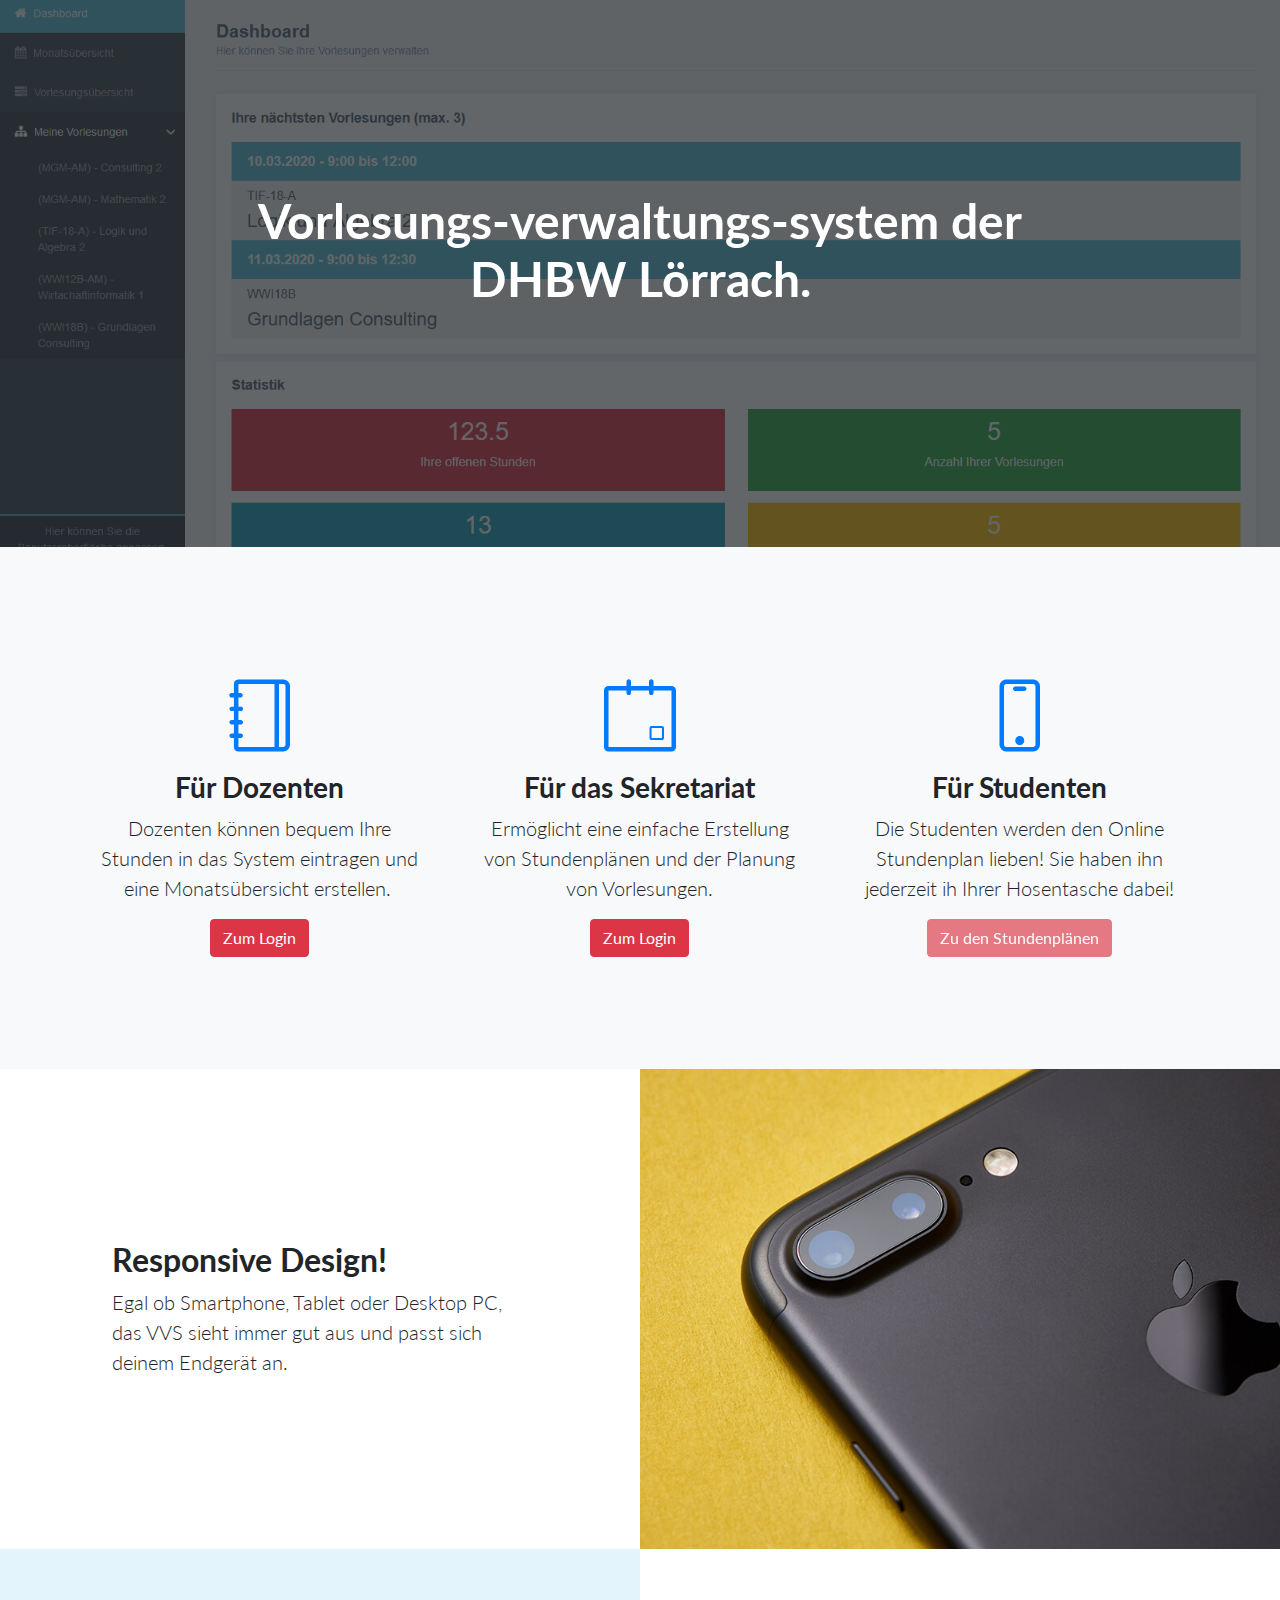
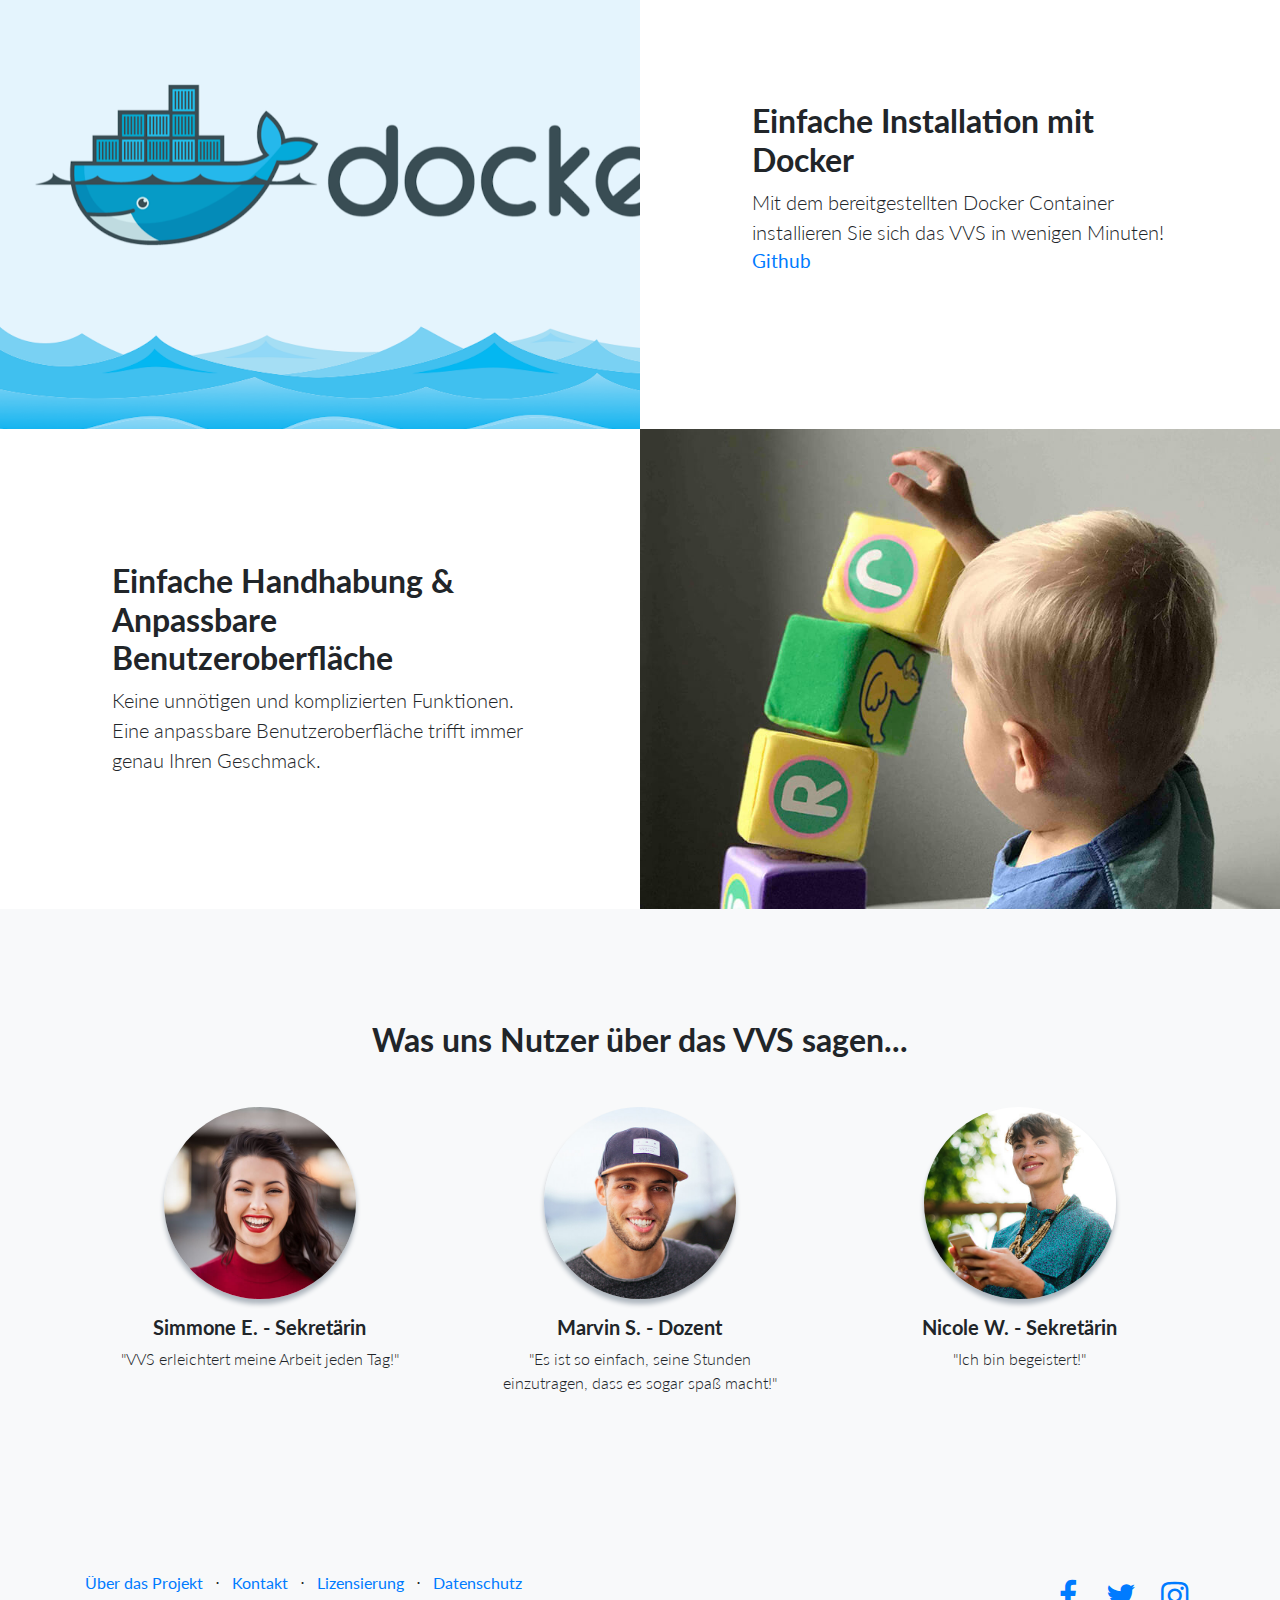
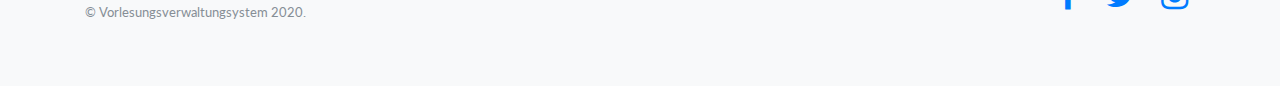
<file: index.html>
<!DOCTYPE html>
<html>

<head>
    <meta charset="utf-8">
    <meta name="viewport" content="width=device-width, initial-scale=1.0, shrink-to-fit=no">
    <title>Home - Vorlesungsverwaltungsystem</title>
    <link rel="stylesheet" href="assets/bootstrap/css/bootstrap.min.css">
    <link rel="stylesheet" href="https://fonts.googleapis.com/css?family=Lato:300,400,700,300italic,400italic,700italic">
    <link rel="stylesheet" href="assets/fonts/font-awesome.min.css">
    <link rel="stylesheet" href="assets/fonts/simple-line-icons.min.css">
    <link rel="stylesheet" href="https://cdnjs.cloudflare.com/ajax/libs/animate.css/3.5.2/animate.min.css">
</head>

<body>
    <header class="masthead text-white text-center" style="background: url('assets/img/bg-masthead.jpg')no-repeat center center;background-size: cover;background-image: url(&quot;assets/img/screen.PNG&quot;);filter: blur(0px);">
        <div class="overlay" style="opacity: 0.70;"></div>
        <div class="container">
            <div class="row">
                <div class="col-xl-9 mx-auto">
                    <h1 class="mb-5">Vorlesungs-verwaltungs-system der DHBW Lörrach.</h1>
                </div>
            </div>
        </div>
    </header>
    <section class="features-icons bg-light text-center">
        <div class="container">
            <div class="row">
                <div class="col-lg-4">
                    <div class="mx-auto features-icons-item mb-5 mb-lg-0 mb-lg-3">
                        <div class="d-flex features-icons-icon"><i class="icon-notebook m-auto text-primary" data-bs-hover-animate="pulse"></i></div>
                        <h3>Für Dozenten</h3>
                        <p class="lead mb-0">Dozenten können bequem Ihre Stunden in das System eintragen und eine Monatsübersicht erstellen.&nbsp;</p>
                    </div><a class="btn btn-danger" role="button" href="login.php">Zum Login<br></a></div>
                <div class="col-lg-4">
                    <div class="mx-auto features-icons-item mb-5 mb-lg-0 mb-lg-3">
                        <div class="d-flex features-icons-icon"><i class="icon-event m-auto text-primary" data-bs-hover-animate="pulse"></i></div>
                        <h3>Für das Sekretariat</h3>
                        <p class="lead mb-0">Ermöglicht eine einfache Erstellung von Stundenplänen und der Planung von Vorlesungen.</p>
                    </div><a class="btn btn-danger" role="button" href="login.php">Zum Login</a></div>
                <div class="col-lg-4">
                    <div class="mx-auto features-icons-item mb-5 mb-lg-0 mb-lg-3">
                        <div class="d-flex features-icons-icon"><i class="icon-screen-smartphone m-auto text-primary" data-bs-hover-animate="pulse"></i></div>
                        <h3>Für Studenten</h3>
                        <p class="lead mb-0">Die Studenten werden den Online Stundenplan lieben! Sie haben ihn jederzeit ih Ihrer Hosentasche dabei!</p>
                    </div><button class="btn btn-danger" type="button" disabled="">Zu den Stundenplänen</button></div>
            </div>
        </div>
    </section>
    <section class="showcase">
        <div class="container-fluid p-0">
            <div class="row no-gutters">
                <div class="col-lg-6 order-lg-2 text-white showcase-img" style="background-image:url(&quot;assets/img/bg-showcase-1.jpg&quot;);"><span></span></div>
                <div class="col-lg-6 my-auto order-lg-1 showcase-text">
                    <h2>Responsive Design!</h2>
                    <p class="lead mb-0">Egal ob Smartphone, Tablet oder Desktop PC, das VVS sieht immer gut aus und passt sich deinem Endgerät an.</p>
                </div>
            </div>
            <div class="row no-gutters">
                <div class="col-lg-6 text-white showcase-img" style="background-image: url(&quot;assets/img/ownCloud-docker-1.png&quot;);"><span></span></div>
                <div class="col-lg-6 my-auto order-lg-1 showcase-text">
                    <h2>Einfache Installation mit Docker</h2>
                    <p class="lead mb-0">Mit dem bereitgestellten Docker Container installieren Sie sich das VVS in wenigen Minuten!</p><a href="https://github.com/lExplLicit/VVS" style="font-size: 19px;">Github</a></div>
            </div>
            <div class="row no-gutters">
                <div class="col-lg-6 order-lg-2 text-white showcase-img" style="background-image:url(&quot;assets/img/bg-showcase-3.jpg&quot;);"><span></span></div>
                <div class="col-lg-6 my-auto order-lg-1 showcase-text">
                    <h2>Einfache Handhabung &amp; Anpassbare Benutzeroberfläche</h2>
                    <p class="lead mb-0">Keine unnötigen und komplizierten Funktionen. Eine anpassbare Benutzeroberfläche trifft immer genau Ihren Geschmack.</p>
                </div>
            </div>
        </div>
    </section>
    <section class="testimonials text-center bg-light">
        <div class="container">
            <h2 class="mb-5">Was uns Nutzer über das VVS sagen...</h2>
            <div class="row">
                <div class="col-lg-4">
                    <div class="mx-auto testimonial-item mb-5 mb-lg-0"><img class="rounded-circle img-fluid mb-3" src="assets/img/testimonials-1.jpg">
                        <h5>Simmone E. - Sekretärin</h5>
                        <p class="font-weight-light mb-0">"VVS erleichtert meine Arbeit jeden Tag!"</p>
                    </div>
                </div>
                <div class="col-lg-4">
                    <div class="mx-auto testimonial-item mb-5 mb-lg-0"><img class="rounded-circle img-fluid mb-3" src="assets/img/testimonials-2.jpg">
                        <h5>Marvin S. - Dozent</h5>
                        <p class="font-weight-light mb-0">"Es ist so einfach, seine Stunden einzutragen, dass es sogar spaß macht!"</p>
                    </div>
                </div>
                <div class="col-lg-4">
                    <div class="mx-auto testimonial-item mb-5 mb-lg-0"><img class="rounded-circle img-fluid mb-3" src="assets/img/testimonials-3.jpg">
                        <h5>Nicole W. - Sekretärin</h5>
                        <p class="font-weight-light mb-0">"Ich bin begeistert!"</p>
                    </div>
                </div>
            </div>
        </div>
    </section>
    <footer class="footer bg-light">
        <div class="container">
            <div class="row">
                <div class="col-lg-6 my-auto h-100 text-center text-lg-left">
                    <ul class="list-inline mb-2">
                        <li class="list-inline-item"><a href="#">Über das Projekt</a></li>
                        <li class="list-inline-item"><span>⋅</span></li>
                        <li class="list-inline-item"><a href="#">Kontakt</a></li>
                        <li class="list-inline-item"><span>⋅</span></li>
                        <li class="list-inline-item"><a href="#">Lizensierung</a></li>
                        <li class="list-inline-item"><span>⋅</span></li>
                        <li class="list-inline-item"><a href="#">Datenschutz</a></li>
                    </ul>
                    <p class="text-muted small mb-4 mb-lg-0">© Vorlesungsverwaltungsystem 2020.</p>
                </div>
                <div class="col-lg-6 my-auto h-100 text-center text-lg-right">
                    <ul class="list-inline mb-0">
                        <li class="list-inline-item"><a href="#"><i class="fa fa-facebook fa-2x fa-fw"></i></a></li>
                        <li class="list-inline-item"><a href="#"><i class="fa fa-twitter fa-2x fa-fw"></i></a></li>
                        <li class="list-inline-item"><a href="#"><i class="fa fa-instagram fa-2x fa-fw"></i></a></li>
                    </ul>
                </div>
            </div>
        </div>
    </footer>
    <script src="assets/js/jquery.min.js"></script>
    <script src="assets/bootstrap/js/bootstrap.min.js"></script>
    <script src="assets/js/script.min.js"></script>
</body>

</html>
</file>
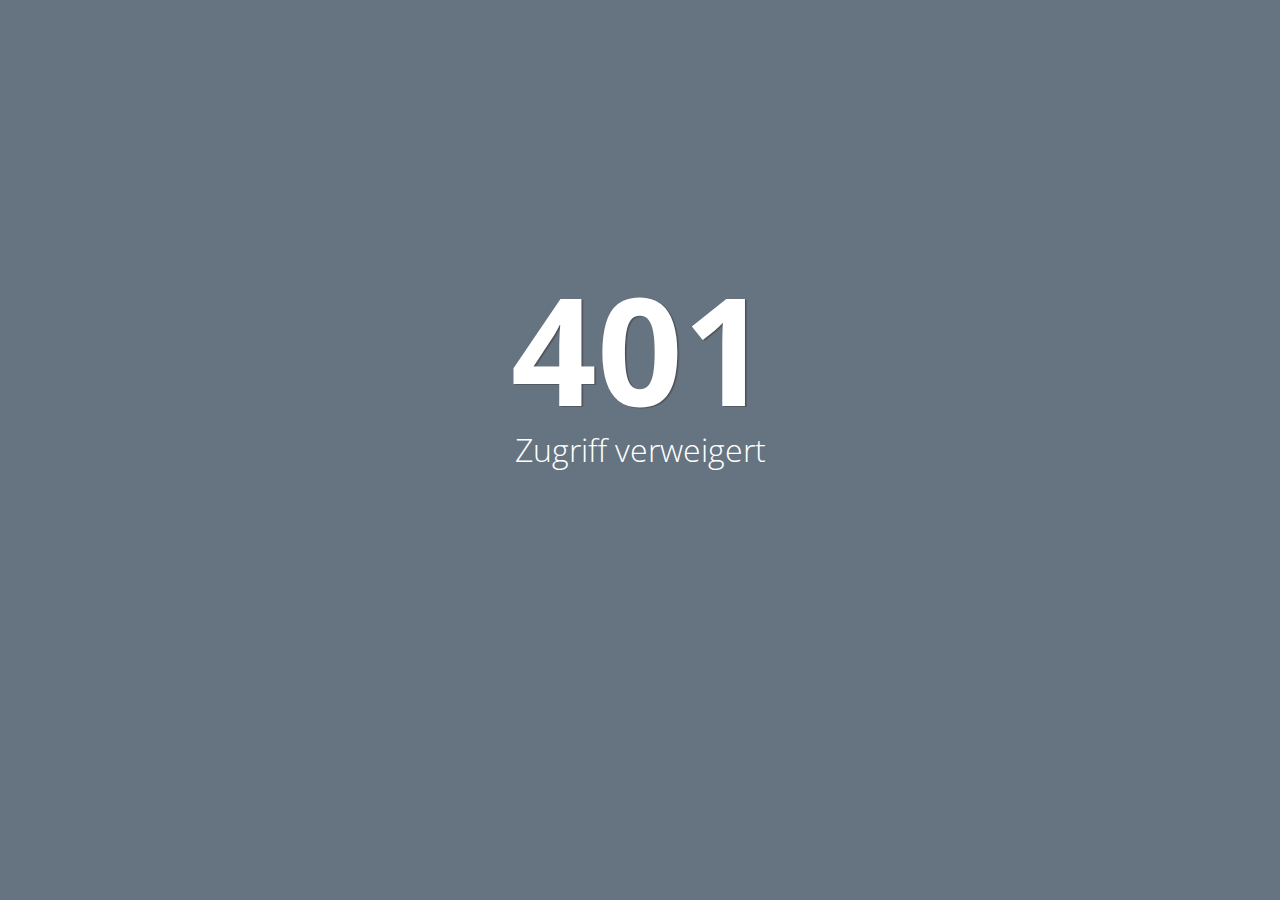
<file: error-401-blocked.html>
<!doctype html>
<html class="no-js" lang="en">
    <head>
        <meta charset="utf-8">
        <meta http-equiv="x-ua-compatible" content="ie=edge">
        <title> ModularAdmin - Free Dashboard Theme | HTML Version </title>
        <meta name="description" content="">
        <meta name="viewport" content="width=device-width, initial-scale=1">
        <link rel="apple-touch-icon" href="apple-touch-icon.png">
        
        <link rel="stylesheet" href="css/vendor.css">
        
        <script>
            var themeSettings = (localStorage.getItem('themeSettings')) ? JSON.parse(localStorage.getItem('themeSettings')) :
            {};
            var themeName = themeSettings.themeName || '';
            if (themeName)
            {
                document.write('<link rel="stylesheet" id="theme-style" href="css/app-' + themeName + '.css">');
            }
            else
            {
                document.write('<link rel="stylesheet" id="theme-style" href="css/app.css">');
            }
        </script>
    </head>
    <body>
        <div class="app blank sidebar-opened">
            <article class="content">
                <div class="error-card global">
                    <div class="error-title-block">
                        <h1 class="error-title">401</h1>
                        <h2 class="error-sub-title"> Zugriff verweigert </h2>
                    </div>
                    <br>
                    <div class="error-container">
                        <p>Ihr Benutzeraccount wurde gesperrt. Bitte kontaktieren Sie den Administrator.</p>
                        <br>
                        <a class="btn btn-danger" href="logout.php">
                             Ausloggen </a>
                    </div>
                </div>
            </article>
        </div>
        <!-- Reference block for JS -->
        <div class="ref" id="ref">
            <div class="color-primary"></div>
            <div class="chart">
                <div class="color-primary"></div>
                <div class="color-secondary"></div>
            </div>
        </div>
        <script>
            (function(i, s, o, g, r, a, m)
            {
                i['GoogleAnalyticsObject'] = r;
                i[r] = i[r] || function()
                {
                    (i[r].q = i[r].q || []).push(arguments)
                }, i[r].l = 1 * new Date();
                a = s.createElement(o),
                    m = s.getElementsByTagName(o)[0];
                a.async = 1;
                a.src = g;
                m.parentNode.insertBefore(a, m)
            })(window, document, 'script', 'https://www.google-analytics.com/analytics.js', 'ga');
            ga('create', 'UA-80463319-4', 'auto');
            ga('send', 'pageview');
        </script>
        <script src="js/vendor.js"></script>
        <script src="js/app.js"></script>
    </body>
</html>
</file>
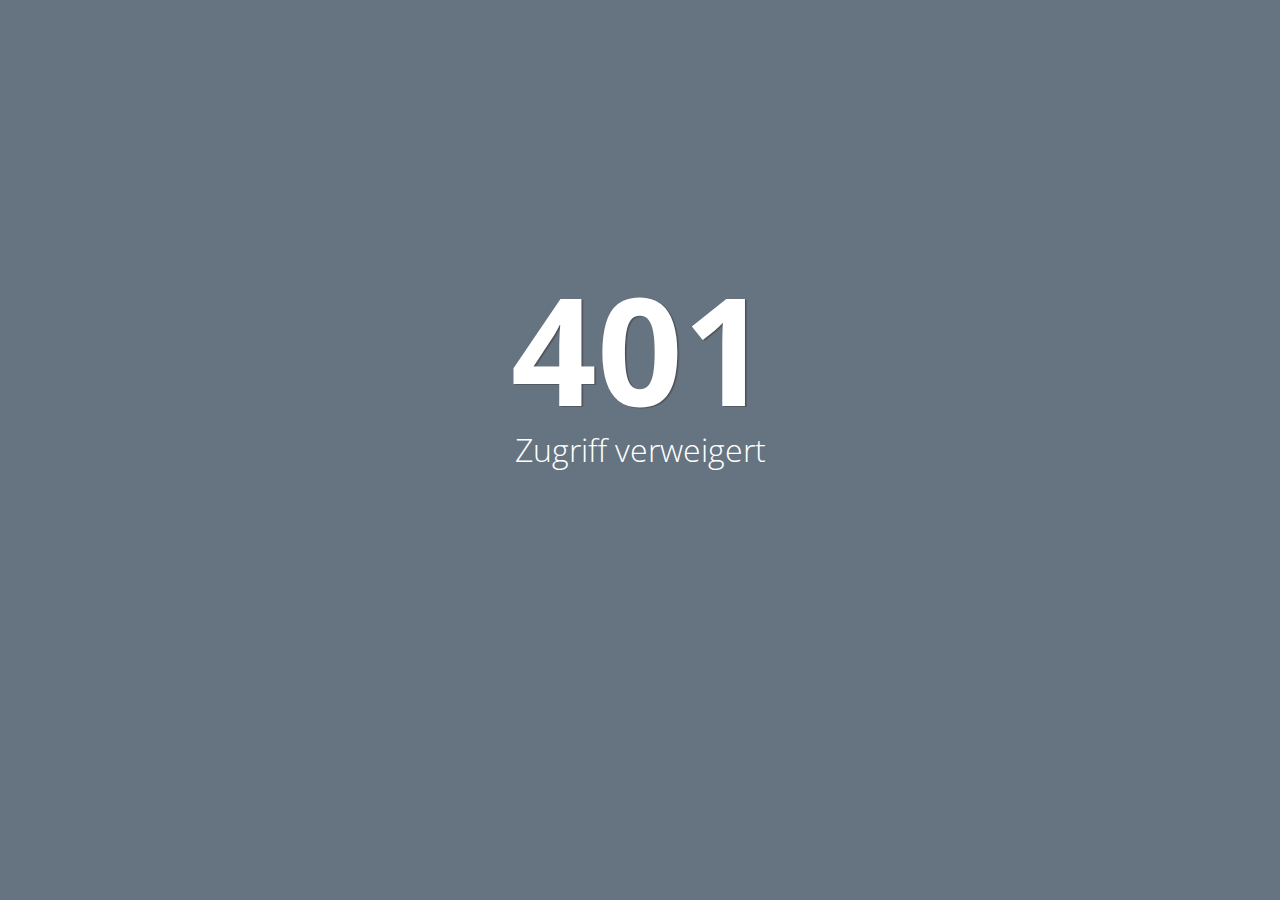
<file: error-401.html>
<!doctype html>
<html class="no-js" lang="en">
    <head>
        <meta charset="utf-8">
        <meta http-equiv="x-ua-compatible" content="ie=edge">
        <title> ModularAdmin - Free Dashboard Theme | HTML Version </title>
        <meta name="description" content="">
        <meta name="viewport" content="width=device-width, initial-scale=1">
        <link rel="apple-touch-icon" href="apple-touch-icon.png">
        
        <link rel="stylesheet" href="css/vendor.css">
        
        <script>
            var themeSettings = (localStorage.getItem('themeSettings')) ? JSON.parse(localStorage.getItem('themeSettings')) :
            {};
            var themeName = themeSettings.themeName || '';
            if (themeName)
            {
                document.write('<link rel="stylesheet" id="theme-style" href="css/app-' + themeName + '.css">');
            }
            else
            {
                document.write('<link rel="stylesheet" id="theme-style" href="css/app.css">');
            }
        </script>
    </head>
    <body>
        <div class="app blank sidebar-opened">
            <article class="content">
                <div class="error-card global">
                    <div class="error-title-block">
                        <h1 class="error-title">401</h1>
                        <h2 class="error-sub-title"> Zugriff verweigert </h2>
                    </div>
                    <br>
                    <div class="error-container">
                        <p>Sie haben keine Berechtigungen zum Aufrufen dieser Seite</p>
                        <br>
                        <a class="btn btn-primary" href="index.php">
                            <i class="fa fa-angle-left"></i> Zurück zur Übersicht </a>
                    </div>
                </div>
            </article>
        </div>
        <!-- Reference block for JS -->
        <div class="ref" id="ref">
            <div class="color-primary"></div>
            <div class="chart">
                <div class="color-primary"></div>
                <div class="color-secondary"></div>
            </div>
        </div>
        <script>
            (function(i, s, o, g, r, a, m)
            {
                i['GoogleAnalyticsObject'] = r;
                i[r] = i[r] || function()
                {
                    (i[r].q = i[r].q || []).push(arguments)
                }, i[r].l = 1 * new Date();
                a = s.createElement(o),
                    m = s.getElementsByTagName(o)[0];
                a.async = 1;
                a.src = g;
                m.parentNode.insertBefore(a, m)
            })(window, document, 'script', 'https://www.google-analytics.com/analytics.js', 'ga');
            ga('create', 'UA-80463319-4', 'auto');
            ga('send', 'pageview');
        </script>
        <script src="js/vendor.js"></script>
        <script src="js/app.js"></script>
    </body>
</html>
</file>
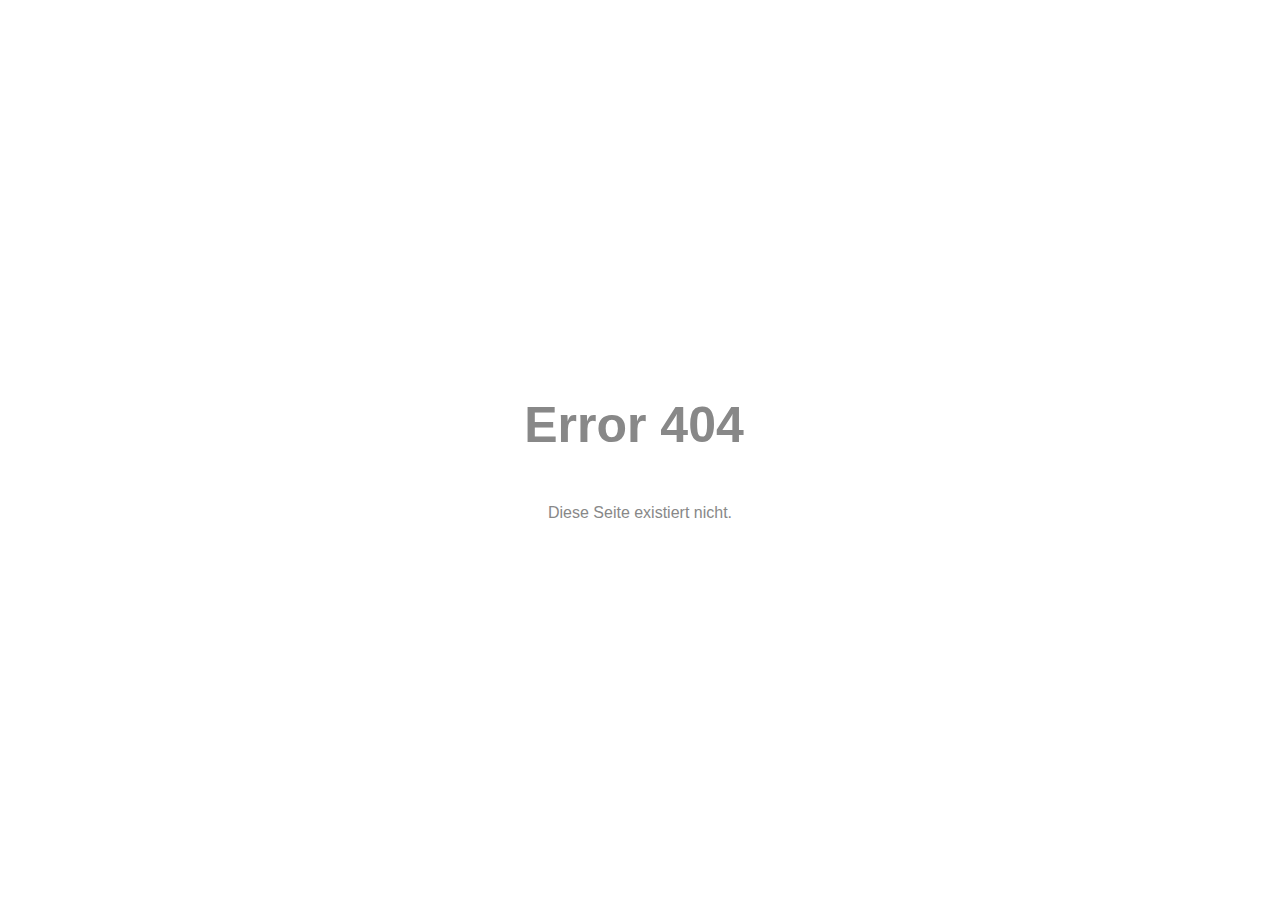
<file: error-404.html>
<!DOCTYPE html>
<head>
  <meta charset="utf-8">
  <title>Error 404</title>   
<style>
*{
    transition: all 0.6s;
}

html {
    height: 100%;
}

body{
    font-family: 'Lato', sans-serif;
    color: #888;
    margin: 0;
}

#main{
    display: table;
    width: 100%;
    height: 100vh;
    text-align: center;
}

.fof{
	  display: table-cell;
	  vertical-align: middle;
}

.fof h1{
	  font-size: 50px;
	  display: inline-block;
	  padding-right: 12px;
	  animation: type .5s alternate infinite;
}

@keyframes type{
	  from{box-shadow: inset -3px 0px 0px #888;}
	  to{box-shadow: inset -3px 0px 0px transparent;}
}
 
  a{
    text-decoration:none;
    color: red;
  }
</style>
</head>
<body>
<div id="main">
    	<div class="fof">
        		<h1>Error 404</h1>
        <p>Diese Seite existiert nicht.</p>
    	</div>
</div>
  </body>
</file>
<file: css/app.css>
@import url(http://fonts.googleapis.com/css?family=Open+Sans:300italic,400italic,600italic,700italic,800italic,400,300,800,700,600);
/*************************************************************
*						App Variables
**************************************************************/
/*************************************************************
*					  Colors Definitions
**************************************************************/
/*************************************************************
*					Common Element Variables
**************************************************************/
/* ***************************************************
*			Page Specific Element Variables
****************************************************** */
/*****************************************
*       Background-image: cover mixin
******************************************/
/*****************************************
*       Media Query Mixins
******************************************/
html,
body {
  padding: 0;
  margin: 0;
  height: 100%;
  min-height: 100%;
  font-family: 'Open Sans', sans-serif;
  color: #4f5f6f;
  overflow-x: hidden; }

.main-wrapper {
  width: 100%;
  position: absolute;
  height: 100%;
  overflow-y: auto;
  overflow-x: hidden; }

#ref .color-primary {
  color: #85CE36; }

#ref .chart .color-primary {
  color: #85CE36; }

#ref .chart .color-secondary {
  color: #9ed85f; }

.app {
  position: relative;
  width: 100%;
  padding-left: 240px;
  min-height: 100vh;
  margin: 0 auto;
  left: 0;
  background-color: #f0f3f6;
  -webkit-box-shadow: 0 0 3px #ccc;
          box-shadow: 0 0 3px #ccc;
  -webkit-transition: left 0.3s ease, padding-left 0.3s ease;
  transition: left 0.3s ease, padding-left 0.3s ease;
  overflow: hidden; }
  .app .content {
    padding: 95px 20px 75px 20px;
    min-height: 100vh; }
    @media (min-width: 1200px) {
      .app .content {
        padding: 105px 40px 85px 40px; } }
    @media (min-width: 992px) and (max-width: 1199.98px) {
      .app .content {
        padding: 100px 35px 80px 35px; } }
    @media (min-width: 768px) and (max-width: 991.98px) {
      .app .content {
        padding: 95px 20px 75px 20px; } }
    @media (max-width: 767.98px) {
      .app .content {
        padding: 70px 20px 70px 20px; } }
  @media (max-width: 991.98px) {
    .app {
      padding-left: 0; } }
  @media (max-width: 991.98px) {
    .app.sidebar-open {
      left: 0; } }
  .app.blank {
    background-color: #667380; }

.auth {
  position: absolute;
  width: 100%;
  height: 100%;
  left: 0;
  background-color: #667380;
  overflow-x: hidden;
  overflow-y: auto; }

.auth-container {
  width: 450px;
  min-height: 330px;
  position: absolute;
  top: 50%;
  left: 50%;
  -webkit-transform: translateY(-50%) translateX(-50%);
          transform: translateY(-50%) translateX(-50%); }
  .auth-container .auth-header {
    text-align: center;
    border-bottom: 1px solid #85CE36; }
  .auth-container .auth-title {
    color: #97A4B1;
    padding: 20px;
    line-height: 30px;
    font-size: 26px;
    font-weight: 600;
    margin: 0; }
  .auth-container .auth-content {
    padding: 30px 50px;
    min-height: 260px; }
  .auth-container .forgot-btn {
    line-height: 28px; }
  .auth-container .checkbox label {
    padding: 0; }
  .auth-container .checkbox a {
    vertical-align: text-top; }
  .auth-container .checkbox span {
    color: #4f5f6f; }

@media (max-width: 767.98px) {
  .auth-container {
    width: 100%;
    
    position: relative;
    left: 0;
    top: 40px;

    
    -webkit-transform: inherit;
            transform: inherit;
    margin: 0;
    margin-bottom: 10px; }
    .auth-container .auth-content {
      padding: 30px 25px; } }

/*****************************************
*       Background-image: cover mixin
******************************************/
/*****************************************
*       Media Query Mixins
******************************************/
.row-sm {
  margin-left: -10px;
  margin-right: -10px; }
  .row-sm [class^='col'] {
    padding-left: 10px;
    padding-right: 10px; }

.title-block {
  padding-bottom: 15px;
  margin-bottom: 30px;
  border-bottom: 1px solid #d7dde4; }
  .title-block::after {
    display: block;
    clear: both;
    content: ""; }
  @media (max-width: 767.98px) {
    .title-block {
      margin-bottom: 20px; } }

.subtitle-block {
  padding-bottom: 10px;
  margin-bottom: 20px;
  border-bottom: 1px dashed #e0e5ea; }

.section {
  display: block;
  margin-bottom: 15px; }
  @media (min-width: 1200px) {
    .section {
      margin-bottom: 25px; } }
  @media (min-width: 992px) and (max-width: 1199.98px) {
    .section {
      margin-bottom: 20px; } }
  @media (min-width: 768px) and (max-width: 991.98px) {
    .section {
      margin-bottom: 15px; } }
  @media (max-width: 767.98px) {
    .section {
      margin-bottom: 10px; } }
  .section:last-of-type {
    margin-bottom: 0; }

.box-placeholder {
  margin-bottom: 15px;
  padding: 20px;
  border: 1px dashed #ddd;
  background: #fafafa;
  color: #444;
  cursor: pointer; }

.underline-animation {
  position: absolute;
  top: auto;
  bottom: 1px;
  left: 0;
  width: 100%;
  height: 1px;
  background-color: #85CE36;
  content: '';
  -webkit-transition: all 0.2s;
  transition: all 0.2s;
  -webkit-backface-visibility: hidden;
          backface-visibility: hidden;
  -webkit-transform: scaleX(0);
          transform: scaleX(0); }

.stat-chart {
  border-radius: 50%; }

.stat {
  white-space: nowrap;
  overflow: hidden;
  text-overflow: ellipsis;
  display: inline-block;
  margin-right: 10px; }
  .stat .value {
    font-size: 20px;
    line-height: 24px;
    overflow: hidden;
    text-overflow: ellipsis;
    font-weight: 500; }
  .stat .name {
    overflow: hidden;
    text-overflow: ellipsis; }
  .stat.lg .value {
    font-size: 26px;
    line-height: 28px; }
  .stat.lg .name {
    font-size: 16px; }

.list-icon [class^='col'] {
  cursor: pointer; }
  .list-icon [class^='col'] em {
    font-size: 14px;
    width: 40px;
    vertical-align: middle;
    margin: 0;
    display: inline-block;
    text-align: center;
    -webkit-transition: all 1s;
    transition: all 1s;
    line-height: 30px; }
  .list-icon [class^='col']:hover em {
    -webkit-transform: scale(2, 2);
            transform: scale(2, 2); }

.well {
  background-image: none;
  background-color: #fff; }

.jumbotron {
  background-image: none;
  background-color: #fff;
  padding: 15px 30px; }
  .jumbotron.jumbotron-fluid {
    padding-left: 0;
    padding-right: 0; }

.rounded {
  border-radius: 0.25rem; }

.rounded-l {
  border-radius: 0.3rem; }

.rounded-s {
  border-radius: 0.2rem; }

.jqstooltip {
  height: 25px !important;
  width: auto !important;
  border-radius: 0.2rem; }

.title {
  font-size: 1.45rem;
  font-weight: 600;
  margin-bottom: 0; }
  .title.l {
    font-size: 1.6rem; }
  .title.s {
    font-size: 1.4rem; }
  .card .title {
    font-size: 1.1rem;
    color: #4f5f6f; }

.title-description {
  margin: 0;
  font-size: 0.9rem;
  font-weight: normal;
  color: #7e8e9f; }
  .title-description.s {
    font-size: 0.8rem; }
  @media (max-width: 767.98px) {
    .title-description {
      display: none; } }

.subtitle {
  font-size: 1.2rem;
  margin: 0;
  color: #7e8e9f; }

.text-primary {
  color: #85CE36; }

.text-muted {
  color: #9ba8b5; }

pre {
  padding: 0;
  border: none;
  background: none; }

.alert {
  background-image: none; }
  .alert.alert-primary {
    color: #ffffff;
    background-color: #85CE36;
    border-color: #85CE36; }
    .alert.alert-primary hr {
      border-top-color: #78bd2e; }
    .alert.alert-primary .alert-link {
      color: #e6e6e6; }
  .alert.alert-success {
    color: #ffffff;
    background-color: #4bcf99;
    border-color: #4bcf99; }
    .alert.alert-success hr {
      border-top-color: #37ca8e; }
    .alert.alert-success .alert-link {
      color: #e6e6e6; }
  .alert.alert-info {
    color: #ffffff;
    background-color: #76D4F5;
    border-color: #76D4F5; }
    .alert.alert-info hr {
      border-top-color: #5ecdf3; }
    .alert.alert-info .alert-link {
      color: #e6e6e6; }
  .alert.alert-warning {
    color: #ffffff;
    background-color: #fe974b;
    border-color: #fe974b; }
    .alert.alert-warning hr {
      border-top-color: #fe8832; }
    .alert.alert-warning .alert-link {
      color: #e6e6e6; }
  .alert.alert-danger {
    color: #ffffff;
    background-color: #FF4444;
    border-color: #FF4444; }
    .alert.alert-danger hr {
      border-top-color: #ff2b2b; }
    .alert.alert-danger .alert-link {
      color: #e6e6e6; }
  .alert.alert-inverse {
    color: #ffffff;
    background-color: #131e26;
    border-color: #131e26; }
    .alert.alert-inverse hr {
      border-top-color: #0b1115; }
    .alert.alert-inverse .alert-link {
      color: #e6e6e6; }

.animated {
  -webkit-animation-duration: .5s;
          animation-duration: .5s;
  -webkit-animation-delay: .1s;
          animation-delay: .1s; }

.btn {
  background-image: none;
  border-radius: 0;
  margin-bottom: 5px;
  line-height: 1.2; }
  .btn, .btn:hover {
    color: #ffffff; }
  .btn.btn-primary {
    color: #212529;
    background-color: #85CE36;
    border-color: #85CE36; }
    .btn.btn-primary:hover {
      color: #fff;
      background-color: #72b22b;
      border-color: #6ba829; }
    .btn.btn-primary:focus, .btn.btn-primary.focus {
      -webkit-box-shadow: 0 0 0 0.2rem rgba(118, 181, 52, 0.5);
              box-shadow: 0 0 0 0.2rem rgba(118, 181, 52, 0.5); }
    .btn.btn-primary.disabled, .btn.btn-primary:disabled {
      color: #212529;
      background-color: #85CE36;
      border-color: #85CE36; }
    .btn.btn-primary:not(:disabled):not(.disabled):active, .btn.btn-primary:not(:disabled):not(.disabled).active,
    .show > .btn.btn-primary.dropdown-toggle {
      color: #fff;
      background-color: #6ba829;
      border-color: #649e26; }
      .btn.btn-primary:not(:disabled):not(.disabled):active:focus, .btn.btn-primary:not(:disabled):not(.disabled).active:focus,
      .show > .btn.btn-primary.dropdown-toggle:focus {
        -webkit-box-shadow: 0 0 0 0.2rem rgba(118, 181, 52, 0.5);
                box-shadow: 0 0 0 0.2rem rgba(118, 181, 52, 0.5); }
    .btn.btn-primary, .btn.btn-primary:hover {
      color: #ffffff; }
  .btn.btn-secondary {
    color: #212529;
    background-color: #fff;
    border-color: #d7dde4; }
    .btn.btn-secondary:hover {
      color: #212529;
      background-color: #ececec;
      border-color: #b9c3cf; }
    .btn.btn-secondary:focus, .btn.btn-secondary.focus {
      -webkit-box-shadow: 0 0 0 0.2rem rgba(188, 193, 200, 0.5);
              box-shadow: 0 0 0 0.2rem rgba(188, 193, 200, 0.5); }
    .btn.btn-secondary.disabled, .btn.btn-secondary:disabled {
      color: #212529;
      background-color: #fff;
      border-color: #d7dde4; }
    .btn.btn-secondary:not(:disabled):not(.disabled):active, .btn.btn-secondary:not(:disabled):not(.disabled).active,
    .show > .btn.btn-secondary.dropdown-toggle {
      color: #212529;
      background-color: #e6e6e6;
      border-color: #b1bdca; }
      .btn.btn-secondary:not(:disabled):not(.disabled):active:focus, .btn.btn-secondary:not(:disabled):not(.disabled).active:focus,
      .show > .btn.btn-secondary.dropdown-toggle:focus {
        -webkit-box-shadow: 0 0 0 0.2rem rgba(188, 193, 200, 0.5);
                box-shadow: 0 0 0 0.2rem rgba(188, 193, 200, 0.5); }
    .btn.btn-secondary, .btn.btn-secondary:hover {
      color: #4f5f6f; }
  .btn.btn-success {
    color: #212529;
    background-color: #4bcf99;
    border-color: #4bcf99; }
    .btn.btn-success:hover {
      color: #fff;
      background-color: #33c087;
      border-color: #31b680; }
    .btn.btn-success:focus, .btn.btn-success.focus {
      -webkit-box-shadow: 0 0 0 0.2rem rgba(69, 182, 136, 0.5);
              box-shadow: 0 0 0 0.2rem rgba(69, 182, 136, 0.5); }
    .btn.btn-success.disabled, .btn.btn-success:disabled {
      color: #212529;
      background-color: #4bcf99;
      border-color: #4bcf99; }
    .btn.btn-success:not(:disabled):not(.disabled):active, .btn.btn-success:not(:disabled):not(.disabled).active,
    .show > .btn.btn-success.dropdown-toggle {
      color: #fff;
      background-color: #31b680;
      border-color: #2eac79; }
      .btn.btn-success:not(:disabled):not(.disabled):active:focus, .btn.btn-success:not(:disabled):not(.disabled).active:focus,
      .show > .btn.btn-success.dropdown-toggle:focus {
        -webkit-box-shadow: 0 0 0 0.2rem rgba(69, 182, 136, 0.5);
                box-shadow: 0 0 0 0.2rem rgba(69, 182, 136, 0.5); }
  .btn.btn-info {
    color: #212529;
    background-color: #76D4F5;
    border-color: #76D4F5; }
    .btn.btn-info:hover {
      color: #212529;
      background-color: #52c9f2;
      border-color: #46c5f2; }
    .btn.btn-info:focus, .btn.btn-info.focus {
      -webkit-box-shadow: 0 0 0 0.2rem rgba(105, 186, 214, 0.5);
              box-shadow: 0 0 0 0.2rem rgba(105, 186, 214, 0.5); }
    .btn.btn-info.disabled, .btn.btn-info:disabled {
      color: #212529;
      background-color: #76D4F5;
      border-color: #76D4F5; }
    .btn.btn-info:not(:disabled):not(.disabled):active, .btn.btn-info:not(:disabled):not(.disabled).active,
    .show > .btn.btn-info.dropdown-toggle {
      color: #212529;
      background-color: #46c5f2;
      border-color: #3bc1f1; }
      .btn.btn-info:not(:disabled):not(.disabled):active:focus, .btn.btn-info:not(:disabled):not(.disabled).active:focus,
      .show > .btn.btn-info.dropdown-toggle:focus {
        -webkit-box-shadow: 0 0 0 0.2rem rgba(105, 186, 214, 0.5);
                box-shadow: 0 0 0 0.2rem rgba(105, 186, 214, 0.5); }
  .btn.btn-warning {
    color: #212529;
    background-color: #fe974b;
    border-color: #fe974b; }
    .btn.btn-warning:hover {
      color: #212529;
      background-color: #fe8125;
      border-color: #fe7a18; }
    .btn.btn-warning:focus, .btn.btn-warning.focus {
      -webkit-box-shadow: 0 0 0 0.2rem rgba(221, 134, 70, 0.5);
              box-shadow: 0 0 0 0.2rem rgba(221, 134, 70, 0.5); }
    .btn.btn-warning.disabled, .btn.btn-warning:disabled {
      color: #212529;
      background-color: #fe974b;
      border-color: #fe974b; }
    .btn.btn-warning:not(:disabled):not(.disabled):active, .btn.btn-warning:not(:disabled):not(.disabled).active,
    .show > .btn.btn-warning.dropdown-toggle {
      color: #212529;
      background-color: #fe7a18;
      border-color: #fe720c; }
      .btn.btn-warning:not(:disabled):not(.disabled):active:focus, .btn.btn-warning:not(:disabled):not(.disabled).active:focus,
      .show > .btn.btn-warning.dropdown-toggle:focus {
        -webkit-box-shadow: 0 0 0 0.2rem rgba(221, 134, 70, 0.5);
                box-shadow: 0 0 0 0.2rem rgba(221, 134, 70, 0.5); }
  .btn.btn-danger {
    color: #fff;
    background-color: #FF4444;
    border-color: #FF4444; }
    .btn.btn-danger:hover {
      color: #fff;
      background-color: #ff1e1e;
      border-color: #ff1111; }
    .btn.btn-danger:focus, .btn.btn-danger.focus {
      -webkit-box-shadow: 0 0 0 0.2rem rgba(255, 96, 96, 0.5);
              box-shadow: 0 0 0 0.2rem rgba(255, 96, 96, 0.5); }
    .btn.btn-danger.disabled, .btn.btn-danger:disabled {
      color: #fff;
      background-color: #FF4444;
      border-color: #FF4444; }
    .btn.btn-danger:not(:disabled):not(.disabled):active, .btn.btn-danger:not(:disabled):not(.disabled).active,
    .show > .btn.btn-danger.dropdown-toggle {
      color: #fff;
      background-color: #ff1111;
      border-color: #ff0404; }
      .btn.btn-danger:not(:disabled):not(.disabled):active:focus, .btn.btn-danger:not(:disabled):not(.disabled).active:focus,
      .show > .btn.btn-danger.dropdown-toggle:focus {
        -webkit-box-shadow: 0 0 0 0.2rem rgba(255, 96, 96, 0.5);
                box-shadow: 0 0 0 0.2rem rgba(255, 96, 96, 0.5); }
  .btn.btn-primary-outline {
    color: #85CE36;
    border-color: #85CE36; }
    .btn.btn-primary-outline:hover {
      color: #212529;
      background-color: #85CE36;
      border-color: #85CE36; }
    .btn.btn-primary-outline:focus, .btn.btn-primary-outline.focus {
      -webkit-box-shadow: 0 0 0 0.2rem rgba(133, 206, 54, 0.5);
              box-shadow: 0 0 0 0.2rem rgba(133, 206, 54, 0.5); }
    .btn.btn-primary-outline.disabled, .btn.btn-primary-outline:disabled {
      color: #85CE36;
      background-color: transparent; }
    .btn.btn-primary-outline:not(:disabled):not(.disabled):active, .btn.btn-primary-outline:not(:disabled):not(.disabled).active,
    .show > .btn.btn-primary-outline.dropdown-toggle {
      color: #212529;
      background-color: #85CE36;
      border-color: #85CE36; }
      .btn.btn-primary-outline:not(:disabled):not(.disabled):active:focus, .btn.btn-primary-outline:not(:disabled):not(.disabled).active:focus,
      .show > .btn.btn-primary-outline.dropdown-toggle:focus {
        -webkit-box-shadow: 0 0 0 0.2rem rgba(133, 206, 54, 0.5);
                box-shadow: 0 0 0 0.2rem rgba(133, 206, 54, 0.5); }
  .btn.btn-secondary-outline {
    color: #d7dde4;
    border-color: #d7dde4; }
    .btn.btn-secondary-outline:hover {
      color: #212529;
      background-color: #d7dde4;
      border-color: #d7dde4; }
    .btn.btn-secondary-outline:focus, .btn.btn-secondary-outline.focus {
      -webkit-box-shadow: 0 0 0 0.2rem rgba(215, 221, 228, 0.5);
              box-shadow: 0 0 0 0.2rem rgba(215, 221, 228, 0.5); }
    .btn.btn-secondary-outline.disabled, .btn.btn-secondary-outline:disabled {
      color: #d7dde4;
      background-color: transparent; }
    .btn.btn-secondary-outline:not(:disabled):not(.disabled):active, .btn.btn-secondary-outline:not(:disabled):not(.disabled).active,
    .show > .btn.btn-secondary-outline.dropdown-toggle {
      color: #212529;
      background-color: #d7dde4;
      border-color: #d7dde4; }
      .btn.btn-secondary-outline:not(:disabled):not(.disabled):active:focus, .btn.btn-secondary-outline:not(:disabled):not(.disabled).active:focus,
      .show > .btn.btn-secondary-outline.dropdown-toggle:focus {
        -webkit-box-shadow: 0 0 0 0.2rem rgba(215, 221, 228, 0.5);
                box-shadow: 0 0 0 0.2rem rgba(215, 221, 228, 0.5); }
  .btn.btn-info-outline {
    color: #76D4F5;
    border-color: #76D4F5; }
    .btn.btn-info-outline:hover {
      color: #212529;
      background-color: #76D4F5;
      border-color: #76D4F5; }
    .btn.btn-info-outline:focus, .btn.btn-info-outline.focus {
      -webkit-box-shadow: 0 0 0 0.2rem rgba(118, 212, 245, 0.5);
              box-shadow: 0 0 0 0.2rem rgba(118, 212, 245, 0.5); }
    .btn.btn-info-outline.disabled, .btn.btn-info-outline:disabled {
      color: #76D4F5;
      background-color: transparent; }
    .btn.btn-info-outline:not(:disabled):not(.disabled):active, .btn.btn-info-outline:not(:disabled):not(.disabled).active,
    .show > .btn.btn-info-outline.dropdown-toggle {
      color: #212529;
      background-color: #76D4F5;
      border-color: #76D4F5; }
      .btn.btn-info-outline:not(:disabled):not(.disabled):active:focus, .btn.btn-info-outline:not(:disabled):not(.disabled).active:focus,
      .show > .btn.btn-info-outline.dropdown-toggle:focus {
        -webkit-box-shadow: 0 0 0 0.2rem rgba(118, 212, 245, 0.5);
                box-shadow: 0 0 0 0.2rem rgba(118, 212, 245, 0.5); }
  .btn.btn-success-outline {
    color: #4bcf99;
    border-color: #4bcf99; }
    .btn.btn-success-outline:hover {
      color: #212529;
      background-color: #4bcf99;
      border-color: #4bcf99; }
    .btn.btn-success-outline:focus, .btn.btn-success-outline.focus {
      -webkit-box-shadow: 0 0 0 0.2rem rgba(75, 207, 153, 0.5);
              box-shadow: 0 0 0 0.2rem rgba(75, 207, 153, 0.5); }
    .btn.btn-success-outline.disabled, .btn.btn-success-outline:disabled {
      color: #4bcf99;
      background-color: transparent; }
    .btn.btn-success-outline:not(:disabled):not(.disabled):active, .btn.btn-success-outline:not(:disabled):not(.disabled).active,
    .show > .btn.btn-success-outline.dropdown-toggle {
      color: #212529;
      background-color: #4bcf99;
      border-color: #4bcf99; }
      .btn.btn-success-outline:not(:disabled):not(.disabled):active:focus, .btn.btn-success-outline:not(:disabled):not(.disabled).active:focus,
      .show > .btn.btn-success-outline.dropdown-toggle:focus {
        -webkit-box-shadow: 0 0 0 0.2rem rgba(75, 207, 153, 0.5);
                box-shadow: 0 0 0 0.2rem rgba(75, 207, 153, 0.5); }
  .btn.btn-warning-outline {
    color: #fe974b;
    border-color: #fe974b; }
    .btn.btn-warning-outline:hover {
      color: #212529;
      background-color: #fe974b;
      border-color: #fe974b; }
    .btn.btn-warning-outline:focus, .btn.btn-warning-outline.focus {
      -webkit-box-shadow: 0 0 0 0.2rem rgba(254, 151, 75, 0.5);
              box-shadow: 0 0 0 0.2rem rgba(254, 151, 75, 0.5); }
    .btn.btn-warning-outline.disabled, .btn.btn-warning-outline:disabled {
      color: #fe974b;
      background-color: transparent; }
    .btn.btn-warning-outline:not(:disabled):not(.disabled):active, .btn.btn-warning-outline:not(:disabled):not(.disabled).active,
    .show > .btn.btn-warning-outline.dropdown-toggle {
      color: #212529;
      background-color: #fe974b;
      border-color: #fe974b; }
      .btn.btn-warning-outline:not(:disabled):not(.disabled):active:focus, .btn.btn-warning-outline:not(:disabled):not(.disabled).active:focus,
      .show > .btn.btn-warning-outline.dropdown-toggle:focus {
        -webkit-box-shadow: 0 0 0 0.2rem rgba(254, 151, 75, 0.5);
                box-shadow: 0 0 0 0.2rem rgba(254, 151, 75, 0.5); }
  .btn.btn-danger-outline {
    color: #FF4444;
    border-color: #FF4444; }
    .btn.btn-danger-outline:hover {
      color: #fff;
      background-color: #FF4444;
      border-color: #FF4444; }
    .btn.btn-danger-outline:focus, .btn.btn-danger-outline.focus {
      -webkit-box-shadow: 0 0 0 0.2rem rgba(255, 68, 68, 0.5);
              box-shadow: 0 0 0 0.2rem rgba(255, 68, 68, 0.5); }
    .btn.btn-danger-outline.disabled, .btn.btn-danger-outline:disabled {
      color: #FF4444;
      background-color: transparent; }
    .btn.btn-danger-outline:not(:disabled):not(.disabled):active, .btn.btn-danger-outline:not(:disabled):not(.disabled).active,
    .show > .btn.btn-danger-outline.dropdown-toggle {
      color: #fff;
      background-color: #FF4444;
      border-color: #FF4444; }
      .btn.btn-danger-outline:not(:disabled):not(.disabled):active:focus, .btn.btn-danger-outline:not(:disabled):not(.disabled).active:focus,
      .show > .btn.btn-danger-outline.dropdown-toggle:focus {
        -webkit-box-shadow: 0 0 0 0.2rem rgba(255, 68, 68, 0.5);
                box-shadow: 0 0 0 0.2rem rgba(255, 68, 68, 0.5); }
  .btn.btn-pill-left:focus, .btn.btn-pill-right:focus, .btn.btn-oval:focus {
    outline: none;
    outline-offset: initial; }
  .btn.btn-pill-left {
    border-top-left-radius: 25px;
    border-bottom-left-radius: 25px; }
  .btn.btn-pill-right {
    border-top-right-radius: 25px;
    border-bottom-right-radius: 25px; }
  .btn.btn-oval {
    border-radius: 25px; }
  .btn.btn-link {
    text-decoration: none; }
  .btn strong {
    font-weight: 600; }

.btn-group .dropdown-menu > li:last-child a:hover:before {
  height: 0px;
  -webkit-transform: scaleX(0);
          transform: scaleX(0); }

.card {
  background-color: #fff;
  -webkit-box-shadow: 1px 1px 5px rgba(126, 142, 159, 0.1);
          box-shadow: 1px 1px 5px rgba(126, 142, 159, 0.1);
  margin-bottom: 10px;
  border-radius: 0;
  border: none; }
  .card .card {
    -webkit-box-shadow: none;
            box-shadow: none; }
  .card .card-header {
    background-image: none;
    background-color: #ffffff;
    -webkit-box-align: center;
        -ms-flex-align: center;
            align-items: center;
    display: -webkit-box;
    display: -ms-flexbox;
    display: flex;
    -webkit-box-orient: horizontal;
    -webkit-box-direction: normal;
        -ms-flex-direction: row;
            flex-direction: row;
    padding: 0;
    border-radius: 0;
    min-height: 50px;
    border: none; }
    .card .card-header::after {
      display: block;
      clear: both;
      content: ""; }
    .card .card-header.bordered {
      border-bottom: 1px solid #d7dde4; }
    .card .card-header.card-header-sm {
      min-height: 40px; }
    .card .card-header > span {
      vertical-align: middle; }
    .card .card-header .pull-right {
      margin-left: auto; }
    .card .card-header .header-block {
      padding: 0.5rem 15px; }
      @media (min-width: 1200px) {
        .card .card-header .header-block {
          padding: 0.5rem 20px; } }
      @media (max-width: 767.98px) {
        .card .card-header .header-block {
          padding: 0.5rem 10px; } }
    .card .card-header .title {
      color: #4f5f6f;
      display: -webkit-inline-box;
      display: -ms-inline-flexbox;
      display: inline-flex; }
    .card .card-header .btn {
      margin: 0; }
    .card .card-header .nav-tabs {
      border-color: transparent;
      -ms-flex-item-align: stretch;
          align-self: stretch;
      display: -webkit-box;
      display: -ms-flexbox;
      display: flex;
      position: relative;
      top: 1px; }
      .card .card-header .nav-tabs .nav-item {
        margin-left: 0;
        display: -webkit-box;
        display: -ms-flexbox;
        display: flex;
        -ms-flex-item-align: stretch;
            align-self: stretch; }
        .card .card-header .nav-tabs .nav-item .nav-link {
          display: -webkit-box;
          display: -ms-flexbox;
          display: flex;
          -ms-flex-item-align: stretch;
              align-self: stretch;
          -webkit-box-align: center;
              -ms-flex-align: center;
                  align-items: center;
          color: #4f5f6f;
          opacity: 0.7;
          padding-left: 10px;
          padding-right: 10px;
          border-radius: 0;
          font-size: 14px;
          border-top-width: 2px;
          border-bottom: 1px solid #d7dde4;
          text-decoration: none; }
          .card .card-header .nav-tabs .nav-item .nav-link.active {
            border-top-color: #85CE36;
            border-bottom-color: transparent;
            opacity: 1; }
            .card .card-header .nav-tabs .nav-item .nav-link.active:hover, .card .card-header .nav-tabs .nav-item .nav-link.active:focus {
              opacity: 1;
              background-color: #ffffff;
              border-color: #d7dde4 #d7dde4 transparent;
              border-top-color: #85CE36; }
          .card .card-header .nav-tabs .nav-item .nav-link:hover, .card .card-header .nav-tabs .nav-item .nav-link:focus {
            opacity: 1;
            background-color: transparent;
            border-color: transparent; }
  .card.card-default > .card-header {
    background-color: #fff;
    color: inherit; }
  .card.card-primary {
    border-color: #85CE36; }
    .card.card-primary > .card-header {
      background-color: #85CE36;
      border-color: #85CE36; }
  .card.card-success > .card-header {
    background-color: #4bcf99; }
  .card.card-info > .card-header {
    background-color: #76D4F5; }
  .card.card-warning > .card-header {
    background-color: #fe974b; }
  .card.card-danger > .card-header {
    background-color: #FF4444; }
  .card.card-inverse > .card-header {
    background-color: #131e26; }
  .card .title-block,
  .card .card-title-block {
    padding-bottom: 0;
    margin-bottom: 20px;
    border: none; }
    .card .title-block::after,
    .card .card-title-block::after {
      display: block;
      clear: both;
      content: ""; }
  .card .section {
    margin-bottom: 20px; }
  .card .example,
  .card .section.demo {
    margin-bottom: 20px; }

.card-block {
  padding: 15px; }
  .card-block .tab-content {
    padding: 0;
    border-color: transparent; }
  @media (min-width: 1200px) {
    .card-block {
      padding: 20px; } }
  @media (max-width: 767.98px) {
    .card-block {
      padding: 10px; } }

.card-footer {
  background-color: #fafafa; }

.easy-pie-chart {
  width: 50px;
  height: 50px;
  display: inline-block;
  background-color: #d7dde4;
  border-radius: 5px; }

.dropdown-menu {
  float: left;
  -webkit-box-shadow: 2px 3px 6px rgba(126, 142, 159, 0.1);
          box-shadow: 2px 3px 6px rgba(126, 142, 159, 0.1);
  border: 1px solid rgba(126, 142, 159, 0.1);
  border-top-left-radius: 0;
  border-top-right-radius: 0; }
  .dropdown-menu .dropdown-item {
    display: block;
    padding: 0px 15px;
    clear: both;
    font-weight: normal;
    color: #4f5f6f;
    white-space: nowrap;
    -webkit-transition: none;
    transition: none; }
    .dropdown-menu .dropdown-item i {
      margin-right: 2px; }
    .dropdown-menu .dropdown-item:hover {
      color: #85CE36 !important;
      background: none;
      background-color: whitesmoke; }

.flex-row {
  display: -webkit-box;
  display: -ms-flexbox;
  display: flex;
  -webkit-box-orient: horizontal;
  -webkit-box-direction: normal;
      -ms-flex-direction: row;
          flex-direction: row; }

.flex-col {
  display: -webkit-box;
  display: -ms-flexbox;
  display: flex;
  -webkit-box-orient: vertical;
  -webkit-box-direction: normal;
      -ms-flex-direction: column;
          flex-direction: column; }

.centralize-y {
  display: -webkit-box;
  display: -ms-flexbox;
  display: flex;
  -webkit-box-align: center;
      -ms-flex-align: center;
          align-items: center; }

.images-container::after {
  display: block;
  clear: both;
  content: ""; }

.images-container .image-container {
  float: left;
  padding: 3px;
  margin-right: 10px;
  margin-bottom: 35px;
  position: relative;
  border: 1px solid #e6eaee;
  overflow: hidden; }
  .images-container .image-container.active {
    border-color: #85CE36; }
  .images-container .image-container:hover .controls {
    bottom: 0;
    opacity: 1; }

.images-container .controls {
  position: absolute;
  left: 0;
  right: 0;
  opacity: 0;
  bottom: -35px;
  text-align: center;
  height: 35px;
  font-size: 24px;
  -webkit-transition: bottom 0.2s ease, opacity 0.2s ease;
  transition: bottom 0.2s ease, opacity 0.2s ease;
  background-color: #fff; }
  .images-container .controls::after {
    display: block;
    clear: both;
    content: ""; }
  .images-container .controls .control-btn {
    display: inline-block;
    color: #4f5f6f;
    cursor: pointer;
    width: 35px;
    height: 35px;
    line-height: 35px;
    text-align: center;
    opacity: 0.5;
    -webkit-transition: opacity 0.3s ease;
    transition: opacity 0.3s ease; }
    .images-container .controls .control-btn:hover {
      opacity: 1; }
    .images-container .controls .control-btn.move {
      cursor: move; }
    .images-container .controls .control-btn.star {
      color: #FFB300; }
      .images-container .controls .control-btn.star i:before {
        content: "\f006"; }
      .images-container .controls .control-btn.star.active i:before {
        content: "\f005"; }
    .images-container .controls .control-btn.remove {
      color: #FF4444; }

.images-container .image {
  background-size: cover;
  background-position: center;
  background-repeat: no-repeat;
  width: 130px;
  height: 135px;
  line-height: 135px;
  text-align: center; }

.images-container .image-container.main {
  border-color: #FFB300; }

.images-container .image-container.new {
  opacity: 0.6;
  -webkit-transition: opacity 0.3s ease;
  transition: opacity 0.3s ease;
  border-style: dashed;
  border: 1px #85CE36 solid;
  color: #85CE36; }
  .images-container .image-container.new .image {
    font-size: 2.5rem; }
  .images-container .image-container.new:hover {
    opacity: 1; }

input,
textarea {
  outline: none; }

.form-group .row {
  margin-left: -10px;
  margin-right: -10px; }
  .form-group .row [class^='col'] {
    padding-left: 10px;
    padding-right: 10px; }

.form-group.has-error span.has-error {
  color: #FF4444;
  font-size: 13px;
  display: block !important; }

.form-group.has-error .form-control-feedback {
  color: #FF4444; }

.form-group.has-warning span.has-warning {
  color: #fe974b;
  font-size: 13px;
  display: block !important; }

.form-group.has-warning .form-control-feedback {
  color: #fe974b; }

.form-group.has-success span.has-success {
  color: #4bcf99;
  font-size: 13px;
  display: block !important; }

.form-group.has-success .form-control-feedback {
  color: #4bcf99; }

/* Input groups */
.input-group {
  margin-bottom: 10px; }
  .input-group .form-control {
    padding-left: 5px; }
  .input-group .input-group-btn .btn {
    margin-bottom: 0; }
  .input-group span.input-group-addon {
    font-style: italic;
    border: none;
    border-radius: 0;
    border: none;
    background-color: #d7dde4;
    -webkit-transition: background-color ease-in-out 15s, color ease-in-out .15s;
    transition: background-color ease-in-out 15s, color ease-in-out .15s; }
    .input-group span.input-group-addon.focus {
      background-color: #85CE36;
      color: #ffffff; }

label,
.control-label {
  font-weight: 600; }

.form-control.underlined {
  padding-left: 0;
  padding-right: 0;
  border-radius: 0;
  border: none;
  border-radius: 0;
  -webkit-box-shadow: none;
          box-shadow: none;
  border-bottom: 1px solid #d7dde4; }
  .form-control.underlined.indented {
    padding: .375rem .75rem; }
  .has-error .form-control.underlined:focus,
  .has-warning .form-control.underlined:focus,
  .has-success .form-control.underlined:focus, .form-control.underlined:focus {
    border: none;
    -webkit-box-shadow: none;
            box-shadow: none;
    border-bottom: 1px solid #85CE36; }
  .has-error .form-control.underlined {
    -webkit-box-shadow: none;
            box-shadow: none;
    border-color: #FF4444; }
  .has-warning .form-control.underlined {
    -webkit-box-shadow: none;
            box-shadow: none;
    border-color: #fe974b; }
  .has-success .form-control.underlined {
    -webkit-box-shadow: none;
            box-shadow: none;
    border-color: #4bcf99; }

.form-control.boxed {
  border-radius: 0;
  -webkit-box-shadow: none;
          box-shadow: none; }
  .form-control.boxed:focus {
    border: 1px solid #85CE36; }

.radio,
.checkbox {
  display: none; }
  .radio + span,
  .checkbox + span {
    padding: 0;
    padding-right: 10px; }
  .radio + span:before,
  .checkbox + span:before {
    font-family: FontAwesome;
    font-size: 21px;
    display: inline-block;
    vertical-align: middle;
    letter-spacing: 10px;
    color: #c8d0da; }
  .radio:checked + span:before,
  .checkbox:checked + span:before {
    color: #85CE36; }
  .radio:disabled + span:before,
  .checkbox:disabled + span:before {
    opacity: 0.5;
    cursor: not-allowed; }
  .radio:checked:disabled + span:before,
  .checkbox:checked:disabled + span:before {
    color: #c8d0da; }

.checkbox + span:before {
  content: "\f0c8"; }

.checkbox:checked + span:before {
  content: "\f14a"; }

.checkbox.rounded + span:before {
  content: "\f111"; }

.checkbox.rounded:checked + span:before {
  content: "\f058"; }

.radio + span:before {
  content: "\f111"; }

.radio:checked + span:before {
  content: "\f192"; }

.radio.squared + span:before {
  content: "\f0c8"; }

.radio.squared:checked + span:before {
  content: "\f14a"; }

.form-control::-webkit-input-placeholder {
  font-style: italic;
  color: #c8d0da; }

.form-control:-moz-placeholder {
  /* Firefox 18- */
  font-style: italic;
  color: #d7dde4; }

.form-control::-moz-placeholder {
  /* Firefox 19+ */
  font-style: italic;
  color: #d7dde4; }

.form-control:-ms-input-placeholder {
  font-style: italic;
  color: #d7dde4; }

/* *******************************************
*		  Item List general styles
********************************************** */
.item-list {
  list-style: none;
  padding: 0;
  margin: 0;
  margin-bottom: 0;
  line-height: 1.4rem;
  display: -webkit-box;
  display: -ms-flexbox;
  display: flex;
  -webkit-box-orient: vertical;
  -webkit-box-direction: normal;
      -ms-flex-flow: column nowrap;
          flex-flow: column nowrap; }
  @media (min-width: 992px) and (max-width: 1199.98px) {
    .item-list {
      font-size: 1rem; } }
  @media (min-width: 768px) and (max-width: 991.98px) {
    .item-list {
      font-size: 0.95rem; } }
  @media (max-width: 767.98px) {
    .item-list {
      font-size: 1.05rem; } }
  .item-list.striped > li {
    border-bottom: 1px solid #e9edf0; }
  .item-list.striped > li:nth-child(2n + 1) {
    background-color: #fcfcfd; }
    @media (max-width: 767.98px) {
      .item-list.striped > li:nth-child(2n + 1) {
        background-color: #f8f9fb; } }
  .item-list.striped .item-list-footer {
    border-bottom: none; }

/* *******************************************
*			Item general styles
********************************************** */
.item-list .item {
  display: -webkit-box;
  display: -ms-flexbox;
  display: flex;
  -webkit-box-orient: vertical;
  -webkit-box-direction: normal;
      -ms-flex-direction: column;
          flex-direction: column; }

.item-list .item-row {
  display: -webkit-box;
  display: -ms-flexbox;
  display: flex;
  -webkit-box-align: stretch;
      -ms-flex-align: stretch;
          align-items: stretch;
  -webkit-box-orient: horizontal;
  -webkit-box-direction: normal;
      -ms-flex-direction: row;
          flex-direction: row;
  -webkit-box-pack: justify;
      -ms-flex-pack: justify;
          justify-content: space-between;
  -ms-flex-wrap: wrap;
      flex-wrap: wrap;
  min-width: 100%; }
  .item-list .item-row.nowrap {
    -ms-flex-wrap: nowrap;
        flex-wrap: nowrap; }

.item-list .item-col {
  -webkit-box-align: center;
      -ms-flex-align: center;
          align-items: center;
  display: -webkit-box;
  display: -ms-flexbox;
  display: flex;
  padding: 10px 10px 10px 0;
  -ms-flex-preferred-size: 0;
      flex-basis: 0;
  -webkit-box-flex: 3;
      -ms-flex-positive: 3;
          flex-grow: 3;
  -ms-flex-negative: 3;
      flex-shrink: 3;
  margin-left: auto;
  margin-right: auto;
  min-width: 0; }
  .item-list .item-col.fixed {
    -webkit-box-flex: 0;
        -ms-flex-positive: 0;
            flex-grow: 0;
    -ms-flex-negative: 0;
        flex-shrink: 0;
    -ms-flex-preferred-size: auto;
        flex-basis: auto; }
  .item-list .item-col.pull-left {
    margin-right: auto; }
  .item-list .item-col.pull-right {
    margin-left: auto; }
  .item-list .item-col > div {
    width: 100%; }
  .item-list .item-col:last-child {
    padding-right: 0; }

.item-list .no-overflow {
  overflow: hidden; }

.item-list .no-wrap {
  overflow: hidden;
  text-overflow: ellipsis;
  white-space: nowrap; }

/* *******************************************
*				Item components
********************************************** */
.item-list {
  /********************************************
	*					Header
	*********************************************/
  /********************************************
	*					Heading
	*********************************************/
  /********************************************
	*					Checkbox
	*********************************************/
  /********************************************
	*					Image
	*********************************************/
  /********************************************
	*					Title
	*********************************************/
  /********************************************
	*					Stats
	*********************************************/
  /********************************************
	*				     Actions
	*********************************************/
  /********************************************
	*			   Something else?
	*********************************************/ }
  .item-list .item-list-header .item-col.item-col-header span {
    color: #999;
    font-size: 0.8rem;
    font-weight: 700 !important; }
  .item-list .item-heading {
    font-size: 0.9rem;
    display: none;
    color: #666;
    font-weight: 700;
    padding-right: 10px; }
    @media (max-width: 767.98px) {
      .item-list .item-heading {
        display: block; } }
    @media (min-width: 576px) and (max-width: 767.98px) {
      .item-list .item-heading {
        width: 100%; } }
    @media (max-width: 575.98px) {
      .item-list .item-heading {
        width: 40%; } }
  .item-list .item-col.item-col-check {
    -ms-flex-preferred-size: 30px;
        flex-basis: 30px; }
    @media (max-width: 767.98px) {
      .item-list .item-col.item-col-check {
        -webkit-box-ordinal-group: -7;
            -ms-flex-order: -8;
                order: -8; } }
  .item-list .item-check {
    margin-bottom: 0; }
    .item-list .item-check .checkbox + span {
      padding-right: 0; }
      .item-list .item-check .checkbox + span:before {
        width: 20px; }
  .item-list .item-col.item-col-img {
    display: -webkit-box;
    display: -ms-flexbox;
    display: flex;
    -ms-flex-preferred-size: 70px;
        flex-basis: 70px; }
    .item-list .item-col.item-col-img.xs {
      -ms-flex-preferred-size: 40px;
          flex-basis: 40px; }
    .item-list .item-col.item-col-img.sm {
      -ms-flex-preferred-size: 50px;
          flex-basis: 50px; }
    .item-list .item-col.item-col-img.lg {
      -ms-flex-preferred-size: 100px;
          flex-basis: 100px; }
    .item-list .item-col.item-col-img.xl {
      -ms-flex-preferred-size: 120px;
          flex-basis: 120px; }
    .item-list .item-col.item-col-img a {
      width: 100%; }
  .item-list .item-img {
    -webkit-box-flex: 1;
        -ms-flex-positive: 1;
            flex-grow: 1;
    -ms-flex-item-align: stretch;
        align-self: stretch;
    background-color: #efefef;
    padding-bottom: 100%;
    width: 100%;
    height: 0;
    background-size: cover;
    background-position: center;
    background-repeat: no-repeat; }
  @media (max-width: 767.98px) {
    .item-list .item-col.item-col-title {
      -webkit-box-ordinal-group: -3;
          -ms-flex-order: -4;
              order: -4; } }
  .item-list .item-col.item-col-title a {
    display: block; }
  .item-list .item-title {
    margin: 0;
    font-size: inherit;
    line-height: inherit;
    font-weight: 600; }
  .item-list .item-stats {
    height: 1.4rem; }
  .item-list .item-col.item-col-actions-dropdown {
    -ms-flex-preferred-size: 40px;
        flex-basis: 40px;
    text-align: center;
    padding-left: 0 !important; }
    @media (max-width: 767.98px) {
      .item-list .item-col.item-col-actions-dropdown {
        -webkit-box-ordinal-group: -2;
            -ms-flex-order: -3;
                order: -3;
        -ms-flex-preferred-size: 40px !important;
            flex-basis: 40px !important;
        padding-right: 10px; } }
  .item-list .item-actions-dropdown {
    position: relative;
    font-size: 1.1rem; }
    .item-list .item-actions-dropdown.active .item-actions-block {
      max-width: 120px; }
    .item-list .item-actions-dropdown.active .item-actions-toggle-btn {
      color: #85CE36; }
      .item-list .item-actions-dropdown.active .item-actions-toggle-btn .active {
        display: block; }
      .item-list .item-actions-dropdown.active .item-actions-toggle-btn .inactive {
        display: none; }
    .item-list .item-actions-dropdown .item-actions-toggle-btn {
      color: #9ba8b5;
      font-size: 1.2rem;
      cursor: pointer;
      width: 100%;
      line-height: 30px;
      text-align: center;
      text-decoration: none; }
      .item-list .item-actions-dropdown .item-actions-toggle-btn .active {
        display: none; }
    .item-list .item-actions-dropdown .item-actions-block {
      height: 30px;
      max-width: 0px;
      line-height: 30px;
      overflow: hidden;
      position: absolute;
      top: 0;
      right: 100%;
      background-color: #d7dde4;
      border-radius: 3px;
      -webkit-transition: all 0.15s ease-in-out;
      transition: all 0.15s ease-in-out; }
      .item-list .item-actions-dropdown .item-actions-block.direction-right {
        right: auto;
        left: 100%; }
      .item-list .item-actions-dropdown .item-actions-block .item-actions-list {
        padding: 0;
        list-style: none;
        white-space: nowrap;
        padding: 0 5px; }
        .item-list .item-actions-dropdown .item-actions-block .item-actions-list li {
          display: inline-block;
          padding: 0; }
        .item-list .item-actions-dropdown .item-actions-block .item-actions-list a {
          display: block;
          padding: 0 5px; }
          .item-list .item-actions-dropdown .item-actions-block .item-actions-list a.edit {
            color: #38424C; }
          .item-list .item-actions-dropdown .item-actions-block .item-actions-list a.check {
            color: #40B726; }
          .item-list .item-actions-dropdown .item-actions-block .item-actions-list a.remove {
            color: #DB0E1E; }

/* *******************************************
*				Adjustments
********************************************** */
.card > .item-list .item > .item-row {
  padding: 0 15px; }
  @media (min-width: 1200px) {
    .card > .item-list .item > .item-row {
      padding: 0 20px; } }
  @media (max-width: 767.98px) {
    .card > .item-list .item > .item-row {
      padding: 0 10px; } }

.logo {
  display: inline-block;
  width: 45px;
  height: 25px;
  vertical-align: middle;
  margin-right: 5px;
  position: relative; }
  .logo .l {
    width: 11px;
    height: 11px;
    border-radius: 50%;
    background-color: #85CE36;
    position: absolute; }
    .logo .l.l1 {
      bottom: 0;
      left: 0; }
    .logo .l.l2 {
      width: 7px;
      height: 7px;
      bottom: 13px;
      left: 10px; }
    .logo .l.l3 {
      width: 7px;
      height: 7px;
      bottom: 4px;
      left: 17px; }
    .logo .l.l4 {
      bottom: 13px;
      left: 25px; }
    .logo .l.l5 {
      bottom: 0;
      left: 34px; }

.modal-body.modal-tab-container {
  padding: 0; }
  .modal-body.modal-tab-container .modal-tabs {
    padding-left: 0;
    margin-bottom: 0;
    list-style: none;
    background-color: #ffffff;
    border-bottom: 1px solid #ddd;
    -webkit-box-shadow: 0 0 2px rgba(0, 0, 0, 0.3);
            box-shadow: 0 0 2px rgba(0, 0, 0, 0.3); }
    .modal-body.modal-tab-container .modal-tabs .nav-link {
      padding: 10px 20px;
      border: none; }
      .modal-body.modal-tab-container .modal-tabs .nav-link:hover, .modal-body.modal-tab-container .modal-tabs .nav-link.active {
        color: #85CE36;
        border-bottom: 2px solid #85CE36; }
      .modal-body.modal-tab-container .modal-tabs .nav-link.active {
        font-weight: 600; }

a:not(.btn) {
  -webkit-transition: initial;
  transition: initial;
  text-decoration: underline;
  color: #969696; }
  a:not(.btn):hover {
    text-decoration: underline;
    color: #70b02b; }
    a:not(.btn):hover:before {
      -webkit-transform: scaleX(1);
              transform: scaleX(1); }
  a:not(.btn):focus {
    text-decoration: none; }

span a {
  vertical-align: text-bottom; }

[class^='nav'] li > a,
[class*=' nav'] li > a {
  display: block; }
  [class^='nav'] li > a:before,
  [class*=' nav'] li > a:before {
    display: none; }

.nav.nav-tabs-bordered {
  border-color: #85CE36; }
  .nav.nav-tabs-bordered + .tab-content {
    border-style: solid;
    border-width: 0 1px 1px 1px;
    border-color: #85CE36;
    padding: 10px 20px 0; }
  .nav.nav-tabs-bordered .nav-item .nav-link {
    text-decoration: none; }
    .nav.nav-tabs-bordered .nav-item .nav-link:hover {
      color: #ffffff;
      background-color: #85CE36;
      border: 1px solid #85CE36; }
    .nav.nav-tabs-bordered .nav-item .nav-link.active {
      border-color: #85CE36;
      border-bottom-color: transparent; }
      .nav.nav-tabs-bordered .nav-item .nav-link.active:hover {
        background-color: #ffffff;
        color: inherit; }

.nav.nav-pills + .tab-content {
  border: 0;
  padding: 5px; }

.nav.nav-pills .nav-item .nav-link {
  text-decoration: none; }
  .nav.nav-pills .nav-item .nav-link:hover {
    color: #4f5f6f;
    background-color: transparent;
    border: 0; }
  .nav.nav-pills .nav-item .nav-link.active {
    border-color: #85CE36;
    border-bottom-color: transparent;
    background-color: #85CE36; }
    .nav.nav-pills .nav-item .nav-link.active:hover {
      background-color: #85CE36;
      color: #ffffff; }

#nprogress .bar {
  background: #85CE36 !important; }
  #nprogress .bar .peg {
    -webkit-box-shadow: 0 0 10px #85CE36, 0 0 5px #85CE36;
            box-shadow: 0 0 10px #85CE36, 0 0 5px #85CE36; }

#nprogress .spinner {
  top: 25px !important;
  right: 23px !important; }
  #nprogress .spinner .spinner-icon {
    border-top-color: #85CE36 !important;
    border-left-color: #85CE36 !important; }

.pagination {
  margin-top: 0;
  display: -webkit-inline-box;
  display: -ms-inline-flexbox;
  display: inline-flex; }
  .pagination .page-item .page-link {
    color: #85CE36; }
  .pagination .page-item.active .page-link,
  .pagination .page-item.active .page-link:focus,
  .pagination .page-item.active .page-link:hover {
    color: #fff;
    border-color: #85CE36;
    background-color: #85CE36; }

.sameheight {
  display: -webkit-box;
  display: -ms-flexbox;
  display: flex;
  -webkit-box-orient: horizontal;
  -webkit-box-direction: normal;
      -ms-flex-direction: row;
          flex-direction: row;
  -webkit-box-align: stretch;
      -ms-flex-align: stretch;
          align-items: stretch; }

/* Let's get this party started */
::-webkit-scrollbar {
  width: 7px;
  height: 7px; }

/* Track */
::-webkit-scrollbar-track {
  border-radius: 0; }

/* Handle */
::-webkit-scrollbar-thumb {
  border-radius: 0;
  background: #78bd2e; }

::-webkit-scrollbar-thumb:window-inactive {
  background: #85CE36; }

.table label {
  margin-bottom: 0; }

.table .checkbox + span {
  margin-bottom: 0; }
  .table .checkbox + span:before {
    line-height: 20px; }

.error-card {
  width: 410px;
  min-height: 330px;
  margin: 60px auto; }
  .error-card .error-title {
    font-size: 150px;
    line-height: 150px;
    font-weight: 700;
    color: #252932;
    text-align: center;
    text-shadow: rgba(61, 61, 61, 0.3) 0.5px 0.5px, rgba(61, 61, 61, 0.2) 1px 1px, rgba(61, 61, 61, 0.3) 1.5px 1.5px; }
  .error-card .error-sub-title {
    font-weight: 100;
    text-align: center; }
  .error-card .error-container {
    text-align: center;
    visibility: hidden; }
    .error-card .error-container.visible {
      visibility: visible; }
  .error-card.global {
    position: absolute;
    top: 50%;
    left: 50%;
    -webkit-transform: translateY(-50%) translateX(-50%);
            transform: translateY(-50%) translateX(-50%);
    margin: 0; }
    .error-card.global .error-title {
      color: #ffffff; }
    .error-card.global .error-sub-title,
    .error-card.global .error-container {
      color: #ffffff; }

@media (min-width: 768px) and (max-width: 991.98px) {
  .error-card {
    width: 50%; }
    .error-card.global {
      position: relative;
      top: 25%;
      left: 0;
      -webkit-transform: inherit;
              transform: inherit;
      margin: 40px auto; } }

@media (max-width: 767.98px) {
  .error-card {
    width: 90%; }
    .error-card.global {
      position: relative;
      top: 25%;
      left: 0;
      -webkit-transform: inherit;
              transform: inherit;
      margin: 40px auto; } }

.modal .modal-content {
  border-radius: 0; }

.modal .modal-header {
  background-color: #85CE36;
  color: #ffffff; }

.modal .modal-footer .btn {
  margin-bottom: 0; }

.footer {
  background-color: #fff;
  position: absolute;
  left: 240px;
  right: 0;
  bottom: 0;
  height: 50px;
  display: -webkit-box;
  display: -ms-flexbox;
  display: flex;
  -webkit-box-pack: justify;
      -ms-flex-pack: justify;
          justify-content: space-between;
  -webkit-box-align: center;
      -ms-flex-align: center;
          align-items: center; }
  .footer-fixed .footer {
    position: fixed; }
  .footer .footer-block {
    vertical-align: middle;
    margin-left: 20px;
    margin-right: 20px; }
  .footer .footer-github-btn {
    vertical-align: middle; }
  @media (max-width: 991.98px) {
    .footer {
      left: 0; } }
  .footer .author > ul {
    list-style: none;
    margin: 0;
    padding: 0; }
    .footer .author > ul li {
      display: inline-block; }
      .footer .author > ul li:after {
        content: "|"; }
      .footer .author > ul li:last-child:after {
        content: ""; }
      @media (max-width: 991.98px) {
        .footer .author > ul li {
          display: block;
          text-align: right; }
          .footer .author > ul li:after {
            content: ""; } }
    @media (max-width: 991.98px) {
      .footer .author > ul {
        display: block; } }
    @media (max-width: 767.98px) {
      .footer .author > ul {
        display: none; } }

.header {
  background-color: #d7dde4;
  height: 70px;
  position: absolute;
  left: 240px;
  right: 0;
  -webkit-transition: left 0.3s ease;
  transition: left 0.3s ease;
  z-index: 10;
  display: -webkit-box;
  display: -ms-flexbox;
  display: flex;
  -webkit-box-align: center;
      -ms-flex-align: center;
          align-items: center;
  -webkit-box-pack: justify;
      -ms-flex-pack: justify;
          justify-content: space-between; }
  @media (max-width: 991.98px) {
    .header {
      left: 0; } }
  @media (max-width: 767.98px) {
    .header {
      left: 0;
      height: 50px; } }
  .header-fixed .header {
    position: fixed; }
  @media (max-width: 767.98px) {
    .header .header-block {
      padding: 5px; } }

.wyswyg {
  border: 1px solid #d7dde4; }
  .wyswyg .ql-container {
    border-top: 1px solid #d7dde4; }
  .wyswyg .toolbar .btn {
    margin: 0; }
  .wyswyg .ql-container {
    font-size: 1rem; }
    .wyswyg .ql-container .ql-editor {
      min-height: 200px; }

.sidebar {
  background-color: #3a4651;
  width: 240px;
  padding-bottom: 60px;
  position: absolute;
  top: 0;
  left: 0;
  bottom: 0;
  -webkit-transition: left 0.3s ease;
  transition: left 0.3s ease;
  z-index: 20; }
  @media (max-width: 991.98px) {
    .sidebar {
      position: fixed;
      left: -240px; } }
  .sidebar-fixed .sidebar {
    position: fixed; }
  .sidebar-open .sidebar {
    left: 0; }
  .sidebar .sidebar-container {
    position: absolute;
    top: 0;
    bottom: 51px;
    width: 100%;
    left: 0;
    overflow-y: auto;
    overflow-x: hidden; }
    .sidebar .sidebar-container::-webkit-scrollbar-track {
      background-color: #2c353e; }
  .sidebar .label {
    font-size: .75em;
    display: inline-block;
    border-radius: .2em;
    padding: 2px 5px;
    background-color: #ccc;
    color: #000;
    margin: 0 3px; }
  .sidebar .label-screenful {
    color: #fff;
    background-color: #6769d4; }
  .sidebar .sidebar-menu {
    font-size: 14px;
    list-style: none;
    margin: 0;
    padding: 0; }
    .sidebar .sidebar-menu li a:focus,
    .open .sidebar .sidebar-menu li a:focus {
      background-color: inherit; }
    .sidebar .sidebar-menu ul {
      padding: 0;
      height: 0px;
      overflow: hidden; }
      .loaded .sidebar .sidebar-menu ul {
        height: auto; }
    .sidebar .sidebar-menu li.active ul {
      height: auto; }
    .sidebar .sidebar-menu li a {
      color: rgba(255, 255, 255, 0.5);
      text-decoration: none;
      display: block; }
    .sidebar .sidebar-menu li a:hover,
    .sidebar .sidebar-menu li.open > a,
    .sidebar .sidebar-menu li.open a:hover {
      color: #ffffff;
      background-color: #2d363f; }
    .sidebar .sidebar-menu .arrow {
      float: right;
      font-size: 18px;
      line-height: initial;
      -webkit-transition: all 0.3s ease;
      transition: all 0.3s ease;
      margin-right: 0; }
      .sidebar .sidebar-menu .arrow:before {
        content: "\f105" !important; }
    .sidebar .sidebar-menu li.open > a .arrow {
      -webkit-transform: rotate(90deg);
              transform: rotate(90deg); }
    .sidebar .sidebar-menu > li > a {
      padding-top: 15px;
      padding-bottom: 15px;
      padding-left: 20px;
      padding-right: 15px; }
    .sidebar .sidebar-menu > li.active > a,
    .sidebar .sidebar-menu > li.active > a:hover {
      background-color: #85CE36 !important;
      color: #ffffff !important; }
    .sidebar .sidebar-menu > li.open > a {
      background-color: #333e48; }
    .sidebar .sidebar-menu > li > a i {
      margin-right: 5px;
      font-size: 16px; }
      .sidebar .sidebar-menu > li > a i.arrow {
        font-size: 20px; }
    .sidebar .sidebar-menu > li > .sidebar-nav > li a {
      padding-top: 10px;
      padding-bottom: 10px;
      padding-left: 50px;
      padding-right: 15px;
      background-color: #333e48; }
    .sidebar .sidebar-menu > li > .sidebar-nav > li.active a {
      color: #ffffff; }
    .sidebar .sidebar-menu > li > .sidebar-nav > li > .sidebar-nav > li a {
      padding-left: 60px;
      padding-right: 15px; }
    .sidebar .sidebar-menu > li > .sidebar-nav > li > .sidebar-nav > li > .sidebar-nav > li a {
      padding-left: 70px; }

.sidebar-overlay {
  position: absolute;
  display: none;
  left: 200vw;
  right: 0;
  top: 0;
  bottom: 0;
  z-index: 5;
  opacity: 0;
  -webkit-transition: opacity 0.3s ease;
  transition: opacity 0.3s ease;
  z-index: 15; }
  @media (max-width: 991.98px) {
    .sidebar-overlay {
      display: block; } }
  @media (max-width: 767.98px) {
    .sidebar-overlay {
      background-color: rgba(0, 0, 0, 0.7); } }
  @media (max-width: 991.98px) {
    .sidebar-open .sidebar-overlay {
      left: 0;
      opacity: 1; } }

.sidebar-mobile-menu-handle {
  display: none;
  position: absolute;
  top: 50px;
  background-color: transparent;
  width: 30px;
  bottom: 0;
  z-index: 10; }
  @media (max-width: 991.98px) {
    .sidebar-mobile-menu-handle {
      display: block; } }

.flot-chart {
  display: block;
  height: 225px; }
  .flot-chart .flot-chart-content {
    width: 100%;
    height: 100%; }
  .flot-chart .flot-chart-pie-content {
    width: 225px;
    height: 225px;
    margin: auto; }

.dashboard-page #dashboard-downloads-chart,
.dashboard-page #dashboard-visits-chart {
  height: 220px; }

@media (max-width: 575.98px) {
  .dashboard-page .items .card-header {
    border: none;
    -ms-flex-wrap: wrap;
        flex-wrap: wrap; }
    .dashboard-page .items .card-header .header-block {
      display: -webkit-box;
      display: -ms-flexbox;
      display: flex;
      -webkit-box-align: center;
          -ms-flex-align: center;
              align-items: center;
      width: 100%;
      -webkit-box-pack: justify;
          -ms-flex-pack: justify;
              justify-content: space-between;
      border-bottom: 1px solid #e9edf0; } }

.dashboard-page .items .card-header .title {
  padding-right: 0px;
  margin-right: 5px; }

.dashboard-page .items .card-header .search {
  margin: 0;
  vertical-align: middle;
  display: -webkit-inline-box;
  display: -ms-inline-flexbox;
  display: inline-flex;
  -webkit-box-orient: horizontal;
  -webkit-box-direction: normal;
      -ms-flex-direction: row;
          flex-direction: row;
  -webkit-box-align: center;
      -ms-flex-align: center;
          align-items: center; }
  @media (max-width: 575.98px) {
    .dashboard-page .items .card-header .search {
      min-width: 50%; } }
  .dashboard-page .items .card-header .search .search-input {
    border: none;
    background-color: inherit;
    color: #C2CCD6;
    width: 100px;
    -webkit-transition: color 0.3s ease;
    transition: color 0.3s ease; }
    .dashboard-page .items .card-header .search .search-input::-webkit-input-placeholder {
      /* WebKit, Blink, Edge */
      -webkit-transition: color 0.3s ease;
      transition: color 0.3s ease;
      color: #C2CCD6; }
    .dashboard-page .items .card-header .search .search-input:-moz-placeholder {
      /* Mozilla Firefox 4 to 18 */
      -webkit-transition: color 0.3s ease;
      transition: color 0.3s ease;
      color: #C2CCD6; }
    .dashboard-page .items .card-header .search .search-input::-moz-placeholder {
      /* Mozilla Firefox 19+ */
      -webkit-transition: color 0.3s ease;
      transition: color 0.3s ease;
      color: #C2CCD6; }
    .dashboard-page .items .card-header .search .search-input:-ms-input-placeholder {
      /* Internet Explorer 10-11 */
      -webkit-transition: color 0.3s ease;
      transition: color 0.3s ease;
      color: #C2CCD6; }
    @media (max-width: 575.98px) {
      .dashboard-page .items .card-header .search .search-input {
        min-width: 130px; } }
    .dashboard-page .items .card-header .search .search-input:focus {
      color: #7e8e9f; }
      .dashboard-page .items .card-header .search .search-input:focus::-webkit-input-placeholder {
        /* WebKit, Blink, Edge */
        color: #aab4c0; }
      .dashboard-page .items .card-header .search .search-input:focus:-moz-placeholder {
        /* Mozilla Firefox 4 to 18 */
        color: #aab4c0; }
      .dashboard-page .items .card-header .search .search-input:focus::-moz-placeholder {
        /* Mozilla Firefox 19+ */
        color: #aab4c0; }
      .dashboard-page .items .card-header .search .search-input:focus:-ms-input-placeholder {
        /* Internet Explorer 10-11 */
        color: #aab4c0; }
      .dashboard-page .items .card-header .search .search-input:focus + .search-icon {
        color: #7e8e9f; }
  .dashboard-page .items .card-header .search .search-icon {
    color: #C2CCD6;
    -webkit-transition: color 0.3s ease;
    transition: color 0.3s ease;
    -webkit-box-ordinal-group: 0;
        -ms-flex-order: -1;
            order: -1;
    padding-right: 6px; }

.dashboard-page .items .card-header .pagination {
  display: inline-block;
  margin: 0; }

.dashboard-page .items .item-list .item-col-title {
  -webkit-box-flex: 9;
      -ms-flex-positive: 9;
          flex-grow: 9; }

.dashboard-page .items .item-list .item-col-date {
  text-align: right; }

@media (min-width: 1200px) {
  .dashboard-page .items .item-list .item-col-date {
    -webkit-box-flex: 4;
        -ms-flex-positive: 4;
            flex-grow: 4; } }

@media (max-width: 767.98px) {
  .dashboard-page .items .item-list .item-list-header {
    display: none; }
  .dashboard-page .items .item-list .item-row {
    padding: 0; }
  .dashboard-page .items .item-list .item-col {
    padding-left: 10px;
    padding-right: 10px; }
  .dashboard-page .items .item-list .item-col-img {
    padding-left: 10px;
    -ms-flex-preferred-size: 60px;
        flex-basis: 60px;
    padding-right: 0; }
  .dashboard-page .items .item-list .item-col-stats {
    text-align: center; } }

@media (min-width: 576px) and (max-width: 767.98px) {
  .dashboard-page .items .item-list .item-col-title {
    -ms-flex-preferred-size: 100%;
        flex-basis: 100%;
    border-bottom: 1px solid #e9edf0; }
  .dashboard-page .items .item-list .item-col:not(.item-col-title):not(.item-col-img) {
    position: relative;
    padding-top: 35px; }
  .dashboard-page .items .item-list .item-heading {
    position: absolute;
    height: 30px;
    width: 100%;
    left: 0;
    top: 5px;
    line-height: 30px;
    padding-left: 10px;
    padding-right: 10px; } }

@media (max-width: 575.98px) {
  .dashboard-page .items .item-list .item-col {
    border-bottom: 1px solid #e9edf0; }
  .dashboard-page .items .item-list .item-col-img {
    -ms-flex-preferred-size: 50px;
        flex-basis: 50px;
    -webkit-box-ordinal-group: -4;
        -ms-flex-order: -5;
            order: -5; }
  .dashboard-page .items .item-list .item-col-title {
    -ms-flex-preferred-size: calc(100% - 50px);
        flex-basis: calc(100% - 50px); }
  .dashboard-page .items .item-list .item-col:not(.item-col-title):not(.item-col-img) {
    -ms-flex-preferred-size: 100%;
        flex-basis: 100%;
    text-align: left; }
    .dashboard-page .items .item-list .item-col:not(.item-col-title):not(.item-col-img) .item-heading {
      text-align: left; }
  .dashboard-page .items .item-list .item-col-date {
    border: none; } }

.dashboard-page .sales-breakdown .dashboard-sales-breakdown-chart {
  margin: 0 auto;
  max-width: 250px;
  max-height: 250px; }

.dashboard-page #dashboard-sales-map .jqvmap-zoomin,
.dashboard-page #dashboard-sales-map .jqvmap-zoomout {
  background-color: #85CE36;
  height: 20px;
  width: 20px;
  line-height: 14px; }

.dashboard-page #dashboard-sales-map .jqvmap-zoomout {
  top: 32px; }

.dashboard-page .stats .card-block {
  padding-bottom: 0; }

.dashboard-page .stats .stat-col {
  margin-bottom: 20px;
  float: left;
  white-space: nowrap;
  overflow: hidden; }

.dashboard-page .stats .stat-icon {
  color: #BDBDBD;
  display: inline-block;
  font-size: 26px;
  text-align: center;
  vertical-align: middle;
  width: 50px; }

.dashboard-page .stats .stat-chart {
  margin-right: 5px;
  vertical-align: middle; }
  @media (min-width: 1200px) {
    .dashboard-page .stats .stat-chart {
      margin-right: 0.6vw; } }

.dashboard-page .stats .stat {
  vertical-align: middle; }
  @media (min-width: 1200px) {
    .dashboard-page .stats .stat .value {
      font-size: 1.3vw; } }
  @media (min-width: 1200px) {
    .dashboard-page .stats .stat .name {
      font-size: 0.9vw; } }

.dashboard-page .stats .stat-progress {
  height: 2px;
  margin: 5px 0;
  color: #85CE36;
  background-color: #dddddd; }
  .dashboard-page .stats .stat-progress .progress-bar {
    background-color: #85CE36; }

.dashboard-page .tasks {
  display: -webkit-box;
  display: -ms-flexbox;
  display: flex;
  -webkit-box-orient: vertical;
  -webkit-box-direction: normal;
      -ms-flex-direction: column;
          flex-direction: column;
  -ms-flex-line-pack: stretch;
      align-content: stretch; }
  .dashboard-page .tasks .title-block .title {
    -webkit-box-align: center;
        -ms-flex-align: center;
            align-items: center;
    display: -webkit-box;
    display: -ms-flexbox;
    display: flex;
    -webkit-box-pack: justify;
        -ms-flex-pack: justify;
            justify-content: space-between; }
  .dashboard-page .tasks label {
    width: 100%;
    margin-bottom: 0; }
    .dashboard-page .tasks label .checkbox:checked + span {
      text-decoration: line-through; }
    .dashboard-page .tasks label span {
      display: inline-block;
      overflow: hidden;
      text-overflow: ellipsis;
      white-space: nowrap;
      width: 100%; }
  .dashboard-page .tasks .tasks-block {
    max-height: 400px;
    overflow-y: scroll;
    overflow-x: hidden;
    margin: 0;
    margin-right: -5px; }
  .dashboard-page .tasks .item-list .item-col {
    padding-top: 5px;
    padding-bottom: 5px; }

.items-list-page .title-search-block {
  position: relative; }

@media (max-width: 767.98px) {
  .items-list-page .title-block {
    padding-bottom: 10px;
    margin-bottom: 13px; } }

.items-list-page .title-block .action {
  display: inline; }
  .items-list-page .title-block .action a {
    padding: 10px 15px; }
    .items-list-page .title-block .action a .icon {
      margin-right: 5px;
      text-align: center;
      width: 16px; }
  @media (max-width: 767.98px) {
    .items-list-page .title-block .action {
      display: none; } }

.items-list-page .items-search {
  position: absolute;
  margin-bottom: 15px;
  right: 0;
  top: 0; }
  @media (max-width: 767.98px) {
    .items-list-page .items-search {
      position: static; } }
  .items-list-page .items-search .search-button {
    margin: 0; }

.items-list-page .item-list .item-col.item-col-check {
  text-align: left; }

.items-list-page .item-list .item-col.item-col-img {
  text-align: left;
  width: auto;
  text-align: center;
  -ms-flex-preferred-size: 70px;
      flex-basis: 70px; }
  @media (min-width: 576px) {
    .items-list-page .item-list .item-col.item-col-img:not(.item-col-header) {
      height: 80px; } }

.items-list-page .item-list .item-col.item-col-title {
  text-align: left;
  margin-left: 0 !important;
  margin-right: auto;
  -ms-flex-preferred-size: 0;
      flex-basis: 0;
  -webkit-box-flex: 9;
      -ms-flex-positive: 9;
          flex-grow: 9; }

.items-list-page .item-list .item-col.item-col-sales {
  text-align: right;
  font-weight: 600; }

.items-list-page .item-list .item-col.item-col-stats {
  text-align: center; }

.items-list-page .item-list .item-col.item-col-category {
  text-align: left;
  font-weight: 600; }

.items-list-page .item-list .item-col.item-col-author {
  text-align: left;
  -webkit-box-flex: 4.5;
      -ms-flex-positive: 4.5;
          flex-grow: 4.5; }

.items-list-page .item-list .item-col.item-col-date {
  text-align: right; }

@media (max-width: 767.98px) {
  .items-list-page .card.items {
    background: none;
    -webkit-box-shadow: none;
            box-shadow: none; }
  .items-list-page .item-list .item {
    border: none;
    margin-bottom: 10px;
    background-color: #fff;
    -webkit-box-shadow: 1px 1px 5px rgba(126, 142, 159, 0.1);
            box-shadow: 1px 1px 5px rgba(126, 142, 159, 0.1); }
  .items-list-page .item-list .item-row {
    padding: 0 !important; }
  .items-list-page .item-list .item-col.item-col-author {
    -webkit-box-flex: 3;
        -ms-flex-positive: 3;
            flex-grow: 3; } }

@media (min-width: 576px) and (max-width: 767.98px) {
  .items-list-page .item-list .item-list-header {
    display: none; }
  .items-list-page .item-list .item {
    background-color: #fff;
    margin-bottom: 10px;
    -webkit-box-shadow: 1px 1px 5px rgba(126, 142, 159, 0.1);
            box-shadow: 1px 1px 5px rgba(126, 142, 159, 0.1); }
  .items-list-page .item-list .item-row {
    padding: 0; }
  .items-list-page .item-list .item-heading {
    width: 100%;
    display: block;
    position: absolute;
    top: 0;
    width: 100%;
    left: 0;
    line-height: 40px;
    padding-left: 0; }
  .items-list-page .item-list .item-col.item-col-check, .items-list-page .item-list .item-col.item-col-title, .items-list-page .item-list .item-col.item-col-actions-dropdown {
    border-bottom: 1px solid #d7dde4; }
    .items-list-page .item-list .item-col.item-col-check .item-heading, .items-list-page .item-list .item-col.item-col-title .item-heading, .items-list-page .item-list .item-col.item-col-actions-dropdown .item-heading {
      display: none; }
  .items-list-page .item-list .item-col.item-col-sales, .items-list-page .item-list .item-col.item-col-stats, .items-list-page .item-list .item-col.item-col-category, .items-list-page .item-list .item-col.item-col-author, .items-list-page .item-list .item-col.item-col-date {
    padding-top: 40px;
    position: relative; }
  .items-list-page .item-list .item-col.item-col-check {
    display: none; }
  .items-list-page .item-list .item-col.item-col-title {
    padding-left: 10px;
    text-align: left;
    margin-left: 0 !important;
    margin-right: auto;
    -ms-flex-preferred-size: calc(100% - 40px);
        flex-basis: calc(100% - 40px); }
  .items-list-page .item-list .item-col.item-col-img {
    padding-left: 10px;
    -ms-flex-preferred-size: 79px;
        flex-basis: 79px; }
  .items-list-page .item-list .item-col.item-col-sales {
    text-align: left; }
  .items-list-page .item-list .item-col.item-col-stats {
    text-align: center; }
  .items-list-page .item-list .item-col.item-col-category {
    text-align: center; }
  .items-list-page .item-list .item-col.item-col-author {
    text-align: center; }
  .items-list-page .item-list .item-col.item-col-date {
    padding-right: 10px;
    text-align: right;
    white-space: nowrap;
    -ms-flex-preferred-size: 100px;
        flex-basis: 100px;
    -ms-flex-preferred-size: 0;
        flex-basis: 0;
    -webkit-box-flex: 3;
        -ms-flex-positive: 3;
            flex-grow: 3; } }

@media (max-width: 575.98px) {
  .items-list-page .item-list-header {
    display: none; }
  .items-list-page .item-list .item {
    border: none;
    font-size: 0.9rem;
    margin-bottom: 10px;
    background-color: #fff;
    -webkit-box-shadow: 1px 1px 5px rgba(126, 142, 159, 0.1);
            box-shadow: 1px 1px 5px rgba(126, 142, 159, 0.1); }
    .items-list-page .item-list .item .item-col {
      text-align: right;
      border-bottom: 1px solid #d7dde4;
      padding-left: 10px; }
      .items-list-page .item-list .item .item-col[class^=item-col] {
        -ms-flex-preferred-size: 100%;
            flex-basis: 100%; }
      .items-list-page .item-list .item .item-col.item-col-check {
        display: none; }
      .items-list-page .item-list .item .item-col.item-col-img .item-img {
        padding-bottom: 65%; }
      .items-list-page .item-list .item .item-col.item-col-title {
        text-align: left;
        padding-bottom: 0;
        border: none;
        -webkit-box-flex: 1;
            -ms-flex-positive: 1;
                flex-grow: 1;
        -ms-flex-preferred-size: 0;
            flex-basis: 0; }
        .items-list-page .item-list .item .item-col.item-col-title .item-heading {
          display: none; }
        .items-list-page .item-list .item .item-col.item-col-title .item-title {
          font-size: 1rem;
          line-height: 1.4rem; }
      .items-list-page .item-list .item .item-col.item-col-actions-dropdown {
        border: none;
        padding-bottom: 0; }
      .items-list-page .item-list .item .item-col.item-col-sales {
        text-align: left; }
      .items-list-page .item-list .item .item-col.item-col-stats {
        text-align: left; }
      .items-list-page .item-list .item .item-col.item-col-category {
        text-align: left; }
      .items-list-page .item-list .item .item-col.item-col-author {
        text-align: left; }
      .items-list-page .item-list .item .item-col.item-col-date {
        text-align: left; } }

.screenful-page .section {
  text-align: center; }

.screenful-page .subtitle {
  margin-bottom: 30px; }

.screenful-page .description {
  margin-bottom: 50px; }

.screenful-page .screenful-logo {
  width: 300px;
  height: 160px;
  border-radius: 10px;
  background-size: contain;
  background-position: center;
  background-image: url("../assets/screenful/logo.png");
  background-repeat: no-repeat;
  display: inline-block;
  margin-bottom: 20px; }

.screenful-page .integrations-tools {
  width: 100%;
  display: -webkit-box;
  display: -ms-flexbox;
  display: flex;
  -webkit-box-pack: center;
      -ms-flex-pack: center;
          justify-content: center;
  -ms-flex-wrap: wrap;
      flex-wrap: wrap; }

.screenful-page .integrations-title {
  margin-bottom: 40px; }

.screenful-page .integration-item {
  margin: 0 1%;
  margin-bottom: 30px; }

.screenful-page .integration-logo {
  width: 150px;
  height: 80px;
  border: 1px solid #fff;
  border-radius: 10px;
  -webkit-transition: all .25s ease;
  transition: all .25s ease; }

.screenful-page .integration-logo:hover {
  border: 1px solid #6769d4; }

.screenful-page .benefits-title {
  margin-bottom: 70px; }

.screenful-page .screen-colum {
  display: -webkit-box;
  display: -ms-flexbox;
  display: flex;
  -webkit-box-pack: center;
      -ms-flex-pack: center;
          justify-content: center; }

.screenful-page .screen-item {
  max-width: 500px; }

.screenful-page .ex-pic {
  width: 100%;
  border-radius: 10px;
  background-size: cover; }

.screenful-page .title {
  margin-bottom: 20px; }

.screenful-page a {
  text-decoration: none; }

.screenful-page ul {
  display: inline-block;
  text-align: left;
  width: 100%; }

.screenful-page .divider {
  background-color: #fff;
  padding-bottom: 1px;
  margin-bottom: 50px; }

.table-flip-scroll table {
  width: 100%; }

@media only screen and (max-width: 800px) {
  .table-flip-scroll .flip-content:after,
  .table-flip-scroll .flip-header:after {
    visibility: hidden;
    display: block;
    font-size: 0;
    content: " ";
    clear: both;
    height: 0; }
  .table-flip-scroll html .flip-content,
  .table-flip-scroll html .flip-header {
    -ms-zoom: 1;
    zoom: 1; }
  .table-flip-scroll *:first-child + html .flip-content,
  .table-flip-scroll *:first-child + html .flip-header {
    -ms-zoom: 1;
    zoom: 1; }
  .table-flip-scroll table {
    width: 100%;
    border-collapse: collapse;
    border-spacing: 0;
    display: block;
    position: relative; }
  .table-flip-scroll th,
  .table-flip-scroll td {
    margin: 0;
    vertical-align: top; }
  .table-flip-scroll th:last-child,
  .table-flip-scroll td:last-child {
    border-bottom: 1px solid #ddd; }
  .table-flip-scroll th {
    border: 0 !important;
    border-right: 1px solid #ddd !important;
    width: auto !important;
    display: block;
    text-align: right; }
  .table-flip-scroll td {
    display: block;
    text-align: left;
    border: 0 !important;
    border-bottom: 1px solid #ddd !important; }
  .table-flip-scroll thead {
    display: block;
    float: left; }
  .table-flip-scroll thead tr {
    display: block; }
  .table-flip-scroll tbody {
    display: block;
    width: auto;
    position: relative;
    overflow-x: auto;
    white-space: nowrap; }
  .table-flip-scroll tbody tr {
    display: inline-block;
    vertical-align: top;
    margin-left: -5px;
    border-left: 1px solid #ddd; } }

#modal-media .modal-body {
  min-height: 250px; }

#modal-media .modal-tab-content {
  min-height: 300px; }

#modal-media .images-container {
  padding: 15px;
  text-align: center; }
  #modal-media .images-container .image-container {
    margin: 0 auto 10px auto;
    cursor: pointer;
    -webkit-transition: all 0.3s ease;
    transition: all 0.3s ease;
    display: inline-block;
    float: none; }
    #modal-media .images-container .image-container:hover {
      border-color: rgba(133, 206, 54, 0.5); }
    #modal-media .images-container .image-container.active {
      border-color: rgba(133, 206, 54, 0.5); }

#modal-media .upload-container {
  padding: 15px; }
  #modal-media .upload-container .dropzone {
    position: relative;
    border: 2px dashed #85CE36;
    height: 270px; }
    #modal-media .upload-container .dropzone .dz-message-block {
      position: absolute;
      top: 50%;
      left: 50%;
      -webkit-transform: translateY(-50%) translateX(-50%);
              transform: translateY(-50%) translateX(-50%); }
      #modal-media .upload-container .dropzone .dz-message-block .dz-message {
        margin: 0;
        font-size: 24px;
        color: #85CE36;
        width: 230px; }

.header .header-block-buttons {
  text-align: center;
  margin-left: auto;
  margin-right: auto;
  white-space: nowrap; }
  .header .header-block-buttons .btn.header-btn {
    background-color: transparent;
    border: 1px solid #64798d;
    color: #64798d;
    margin: 0 5px;
    border-radius: 0.2rem; }
    .header .header-block-buttons .btn.header-btn:hover, .header .header-block-buttons .btn.header-btn:focus {
      border: 1px solid #3a4651;
      color: #3a4651; }
    @media (max-width: 767.98px) {
      .header .header-block-buttons .btn.header-btn span {
        display: none; } }

.header .header-block-collapse {
  padding-right: 5px; }
  @media (max-width: 767.98px) {
    .header .header-block-collapse {
      width: 155px; } }
  .header .header-block-collapse .collapse-btn {
    background: none;
    border: none;
    -webkit-box-shadow: none;
            box-shadow: none;
    color: #85CE36;
    font-size: 24px;
    line-height: 40px;
    border-radius: 0;
    outline: none;
    padding: 0;
    padding-left: 10px;
    padding-right: 10px;
    vertical-align: initial; }

.header .header-block-nav {
  margin-left: auto;
  white-space: nowrap;
  padding-right: 15px; }
  @media (max-width: 767.98px) {
    .header .header-block-nav {
      padding-right: 25px; } }
  .header .header-block-nav::after {
    display: block;
    clear: both;
    content: ""; }
  .header .header-block-nav a {
    text-decoration: none; }
  .header .header-block-nav ul {
    margin: 0;
    padding: 0;
    list-style: none; }
  .header .header-block-nav > ul {
    display: table; }
  .header .header-block-nav > ul > li {
    display: table-cell;
    position: relative; }
    .header .header-block-nav > ul > li:before {
      display: block;
      content: " ";
      width: 1px;
      height: 24px;
      top: 50%;
      margin-top: -12px;
      background-color: #8b9cb1;
      position: absolute;
      left: 0; }
    .header .header-block-nav > ul > li:first-child:before {
      display: none; }
  .header .header-block-nav > ul > li > a {
    padding: 0 15px;
    color: #4f5f6f; }
    .header .header-block-nav > ul > li > a:hover {
      color: #85CE36; }
  .header .header-block-nav .dropdown-menu {
    margin-top: 15px; }

.header .header-block-search {
  margin-right: auto;
  padding-left: 20px; }
  @media (max-width: 767.98px) {
    .header .header-block-search {
      padding-left: 10px;
      display: none; } }
  @media (min-width: 768px) and (max-width: 991.98px) {
    .header .header-block-search {
      padding-left: 20px; } }
  @media (min-width: 992px) and (max-width: 1199.98px) {
    .header .header-block-search {
      padding-left: 20px; } }
  @media (min-width: 1200px) {
    .header .header-block-search {
      padding-left: 35px; } }
  .header .header-block-search > form {
    float: right; }
    @media (max-width: 767.98px) {
      .header .header-block-search > form {
        padding-left: 0; } }
  .header .header-block-search .input-container {
    position: relative;
    color: #7e8e9f; }
    .header .header-block-search .input-container i {
      position: absolute;
      pointer-events: none;
      display: block;
      height: 40px;
      line-height: 40px;
      left: 0; }
    .header .header-block-search .input-container input {
      background-color: transparent;
      border: none;
      padding-left: 25px;
      height: 40px;
      max-width: 150px; }
      @media (max-width: 767.98px) {
        .header .header-block-search .input-container input {
          max-width: 140px; } }
    .header .header-block-search .input-container input:focus + .underline {
      -webkit-transform: scaleX(1);
              transform: scaleX(1); }

.customize {
  width: 100%;
  color: rgba(255, 255, 255, 0.5);
  padding: 5px 15px;
  text-align: center; }
  .customize .customize-header {
    margin-bottom: 10px; }

#customize-menu {
  position: fixed;
  bottom: 0;
  left: 0;
  width: 240px; }
  @media (max-width: 991.98px) {
    .sidebar-open #customize-menu {
      left: 0; } }
  @media (max-width: 991.98px) {
    #customize-menu {
      -webkit-transition: left 0.3s ease;
      transition: left 0.3s ease;
      left: -240px; } }
  #customize-menu > li > a {
    background-color: #3a4651;
    border-top: 1px solid rgba(45, 54, 63, 0.5); }
  #customize-menu > li > a:hover,
  #customize-menu > li.open > a {
    background-color: #2d363f; }
  #customize-menu .customize {
    width: 240px;
    color: rgba(255, 255, 255, 0.5);
    background-color: #2d363f;
    text-align: center;
    padding: 10px 15px;
    border-top: 2px solid #85CE36; }
    #customize-menu .customize .customize-item {
      margin-bottom: 15px; }
      #customize-menu .customize .customize-item .customize-header {
        margin-bottom: 10px; }
      #customize-menu .customize .customize-item label {
        font-weight: 400; }
        #customize-menu .customize .customize-item label.title {
          font-size: 14px; }
      #customize-menu .customize .customize-item .radio + span {
        padding: 0;
        padding-left: 5px; }
      #customize-menu .customize .customize-item .radio + span:before {
        font-size: 17px;
        color: #546273;
        cursor: pointer; }
      #customize-menu .customize .customize-item .radio:checked + span:before {
        color: #85CE36; }
      #customize-menu .customize .customize-item .customize-colors {
        list-style: none; }
        #customize-menu .customize .customize-item .customize-colors li {
          display: inline-block;
          margin-left: 5px;
          margin-right: 5px; }
          #customize-menu .customize .customize-item .customize-colors li .color-item {
            display: block;
            height: 20px;
            width: 20px;
            border: 1px solid;
            cursor: pointer; }
            #customize-menu .customize .customize-item .customize-colors li .color-item.color-red {
              background-color: #FB494D;
              border-color: #FB494D; }
            #customize-menu .customize .customize-item .customize-colors li .color-item.color-orange {
              background-color: #FE7A0E;
              border-color: #FE7A0E; }
            #customize-menu .customize .customize-item .customize-colors li .color-item.color-green {
              background-color: #8CDE33;
              border-color: #8CDE33; }
            #customize-menu .customize .customize-item .customize-colors li .color-item.color-seagreen {
              background-color: #4bcf99;
              border-color: #4bcf99; }
            #customize-menu .customize .customize-item .customize-colors li .color-item.color-blue {
              background-color: #52BCD3;
              border-color: #52BCD3; }
            #customize-menu .customize .customize-item .customize-colors li .color-item.color-purple {
              background-color: #7867A7;
              border-color: #7867A7; }
            #customize-menu .customize .customize-item .customize-colors li .color-item.active {
              position: relative;
              font-family: FontAwesome;
              font-size: 17px;
              line-height: 17px; }
              #customize-menu .customize .customize-item .customize-colors li .color-item.active:before {
                content: "\f00c";
                position: absolute;
                top: 0;
                left: 0;
                color: #fff; }

.sidebar-header .brand {
  color: #fff;
  text-align: left;
  padding-left: 25px;
  line-height: 70px;
  font-size: 16px; }
  @media (max-width: 767.98px) {
    .sidebar-header .brand {
      line-height: 50px;
      font-size: 16px; } }

.header .header-block-nav .notifications {
  font-size: 16px; }
  .header .header-block-nav .notifications a {
    padding-right: 10px; }
  .header .header-block-nav .notifications .counter {
    font-weight: bold;
    font-size: 14px;
    position: relative;
    top: -3px;
    left: -2px; }
  .header .header-block-nav .notifications.new .counter {
    color: #85CE36;
    font-weight: bold; }
  @media (max-width: 767.98px) {
    .header .header-block-nav .notifications {
      position: static; } }

.header .header-block-nav .notifications-dropdown-menu {
  white-space: normal;
  left: auto;
  right: 0;
  min-width: 350px; }
  .header .header-block-nav .notifications-dropdown-menu:before {
    position: absolute;
    right: 20px;
    bottom: 100%;
    margin-right: -1px; }
  .header .header-block-nav .notifications-dropdown-menu:after {
    position: absolute;
    right: 20px;
    bottom: 100%; }
  .header .header-block-nav .notifications-dropdown-menu .notifications-container .notification-item {
    border-bottom: 1px solid rgba(126, 142, 159, 0.1);
    padding: 5px; }
    .header .header-block-nav .notifications-dropdown-menu .notifications-container .notification-item:hover {
      background-color: #f5f5f5; }
  .header .header-block-nav .notifications-dropdown-menu .notifications-container .img-col {
    display: table-cell;
    padding: 5px; }
  .header .header-block-nav .notifications-dropdown-menu .notifications-container .body-col {
    padding: 5px;
    display: table-cell; }
  .header .header-block-nav .notifications-dropdown-menu .notifications-container .img {
    width: 40px;
    height: 40px;
    border-radius: 3px;
    vertical-align: top;
    display: inline-block;
    background-size: cover;
    background-position: center;
    background-repeat: no-repeat; }
  .header .header-block-nav .notifications-dropdown-menu .notifications-container p {
    color: #4f5f6f;
    display: inline-block;
    line-height: 18px;
    font-size: 13px;
    margin: 0;
    vertical-align: top; }
    .header .header-block-nav .notifications-dropdown-menu .notifications-container p .accent {
      font-weight: bold; }
  .header .header-block-nav .notifications-dropdown-menu footer {
    text-align: center; }
    .header .header-block-nav .notifications-dropdown-menu footer a {
      color: #212529;
      -webkit-transition: none;
      transition: none; }
      .header .header-block-nav .notifications-dropdown-menu footer a:hover {
        background-color: #f5f5f5;
        color: #85CE36; }
  @media (max-width: 767.98px) {
    .header .header-block-nav .notifications-dropdown-menu {
      min-width: 100px;
      width: 100%;
      margin-top: 5px; }
      .header .header-block-nav .notifications-dropdown-menu:before, .header .header-block-nav .notifications-dropdown-menu:after {
        right: 107px; } }

.header .header-block-nav .profile .img {
  display: inline-block;
  width: 30px;
  height: 30px;
  line-height: 30px;
  border-radius: 4px;
  background-color: #8b9cb1;
  color: #ffffff;
  text-align: center;
  margin-right: 10px;
  background-repeat: no-repeat;
  background-position: center;
  background-size: cover;
  vertical-align: middle; }

.header .header-block-nav .profile .name {
  display: inline-block;
  margin-right: 9px;
  font-weight: bold; }
  @media (max-width: 767.98px) {
    .header .header-block-nav .profile .name {
      display: none; } }

.header .header-block-nav .profile .arrow {
  color: #85CE36; }

.header .header-block-nav .profile-dropdown-menu {
  left: auto;
  right: 0;
  min-width: 180px;
  white-space: normal; }
  .header .header-block-nav .profile-dropdown-menu:before {
    position: absolute;
    right: 10px;
    bottom: 100%;
    margin-right: -1px; }
  .header .header-block-nav .profile-dropdown-menu:after {
    position: absolute;
    right: 10px;
    bottom: 100%; }
  .header .header-block-nav .profile-dropdown-menu a {
    padding: 10px 15px; }
    .header .header-block-nav .profile-dropdown-menu a .icon {
      color: #85CE36;
      text-align: center;
      width: 16px; }
    .header .header-block-nav .profile-dropdown-menu a span {
      display: inline-block;
      padding-left: 5px;
      text-align: left;
      color: #7e8e9f; }
  .header .header-block-nav .profile-dropdown-menu .profile-dropdown-menu-icon {
    padding: 0; }
  .header .header-block-nav .profile-dropdown-menu .profile-dropdown-menu-topic {
    color: #7e8e9f;
    padding: 0; }
  .header .header-block-nav .profile-dropdown-menu .dropdown-divider {
    margin: 0; }
  .header .header-block-nav .profile-dropdown-menu .logout {
    border-top: 1px solid rgba(126, 142, 159, 0.1); }
  @media (max-width: 767.98px) {
    .header .header-block-nav .profile-dropdown-menu {
      margin-top: 8px; } }
</file>
